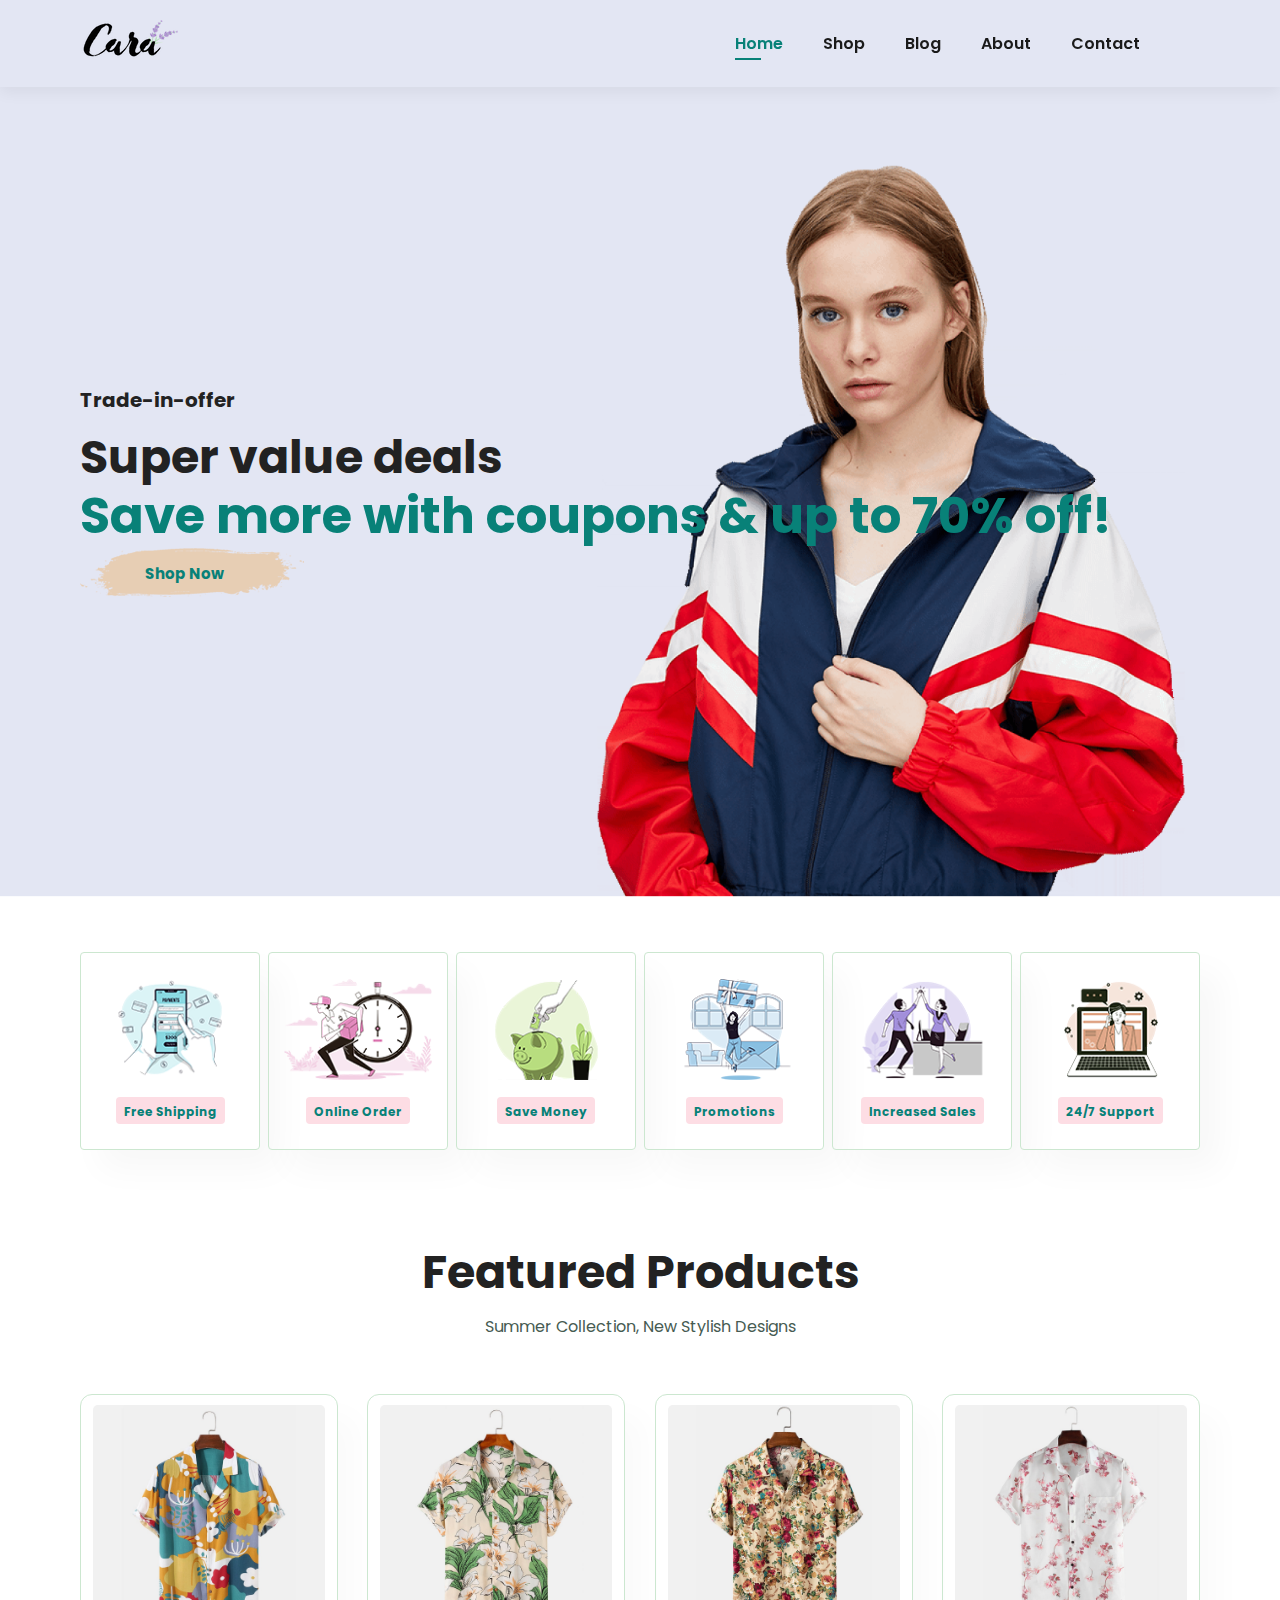
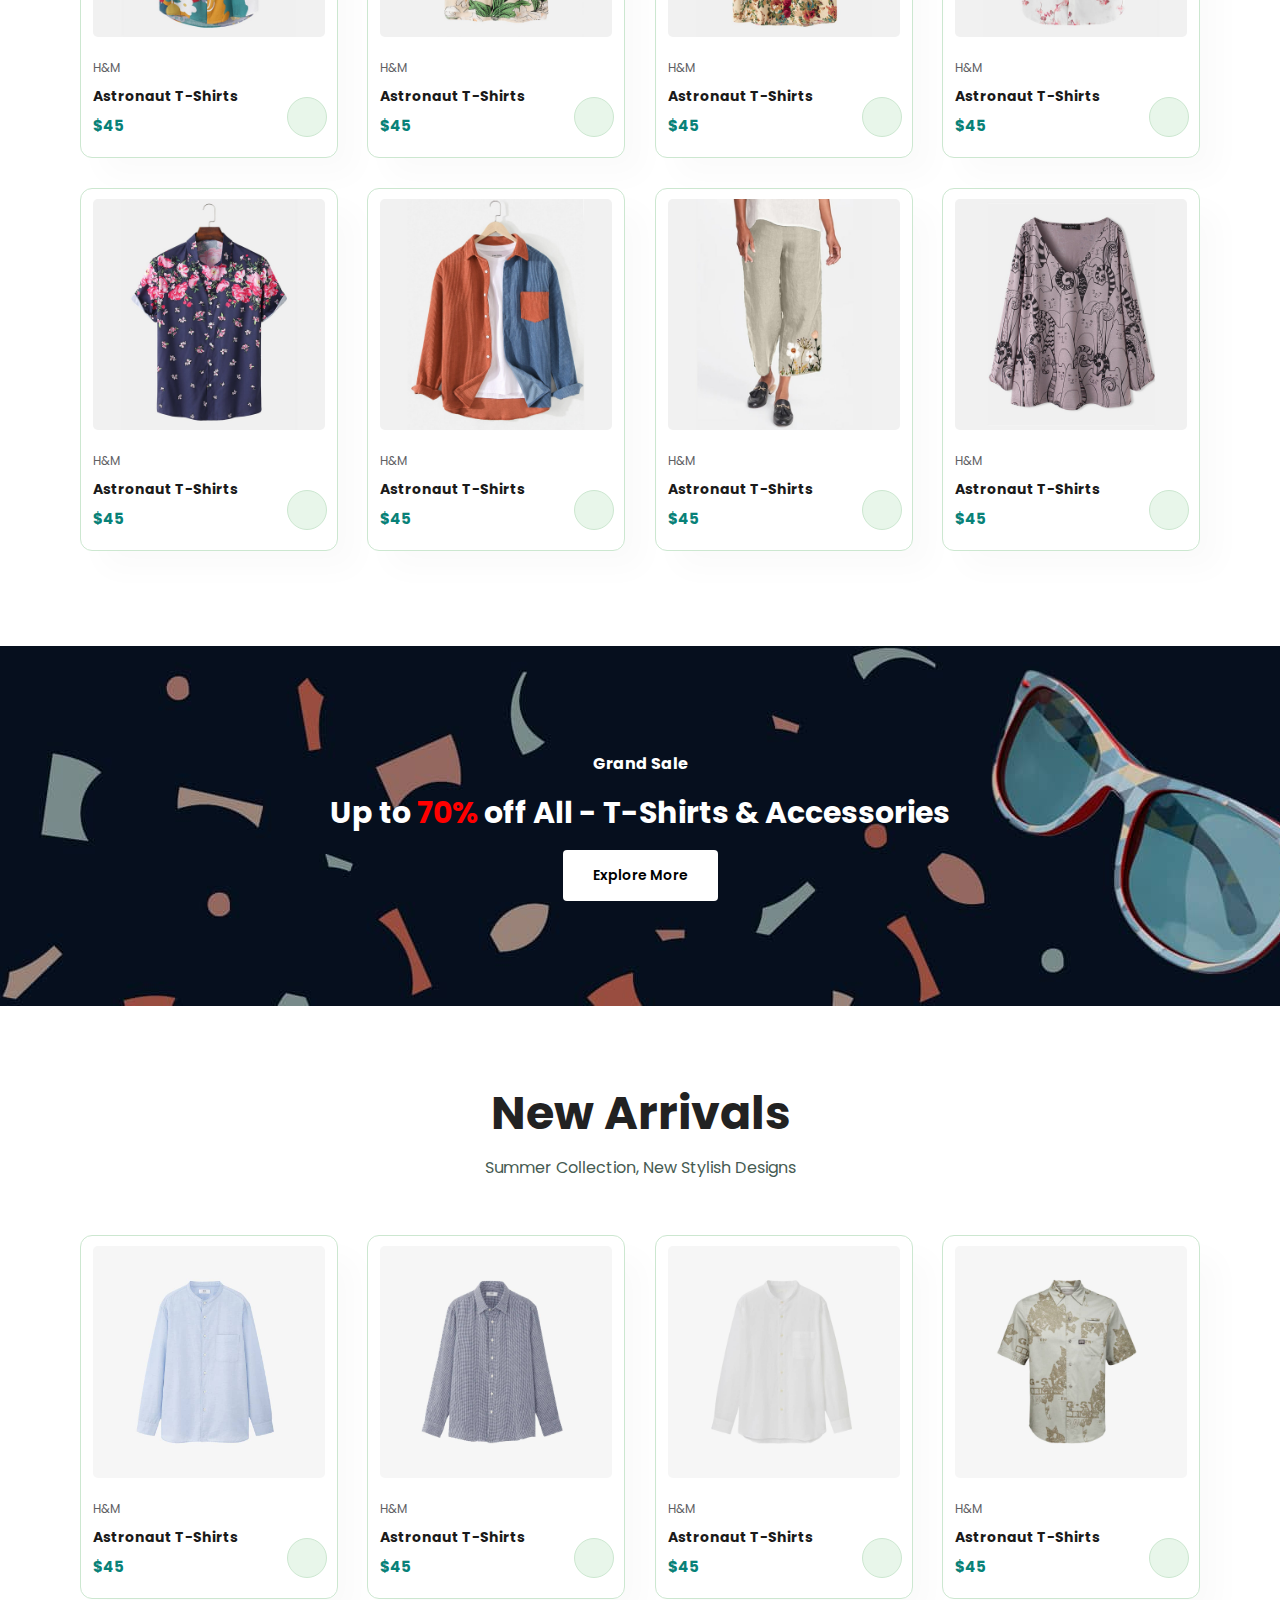
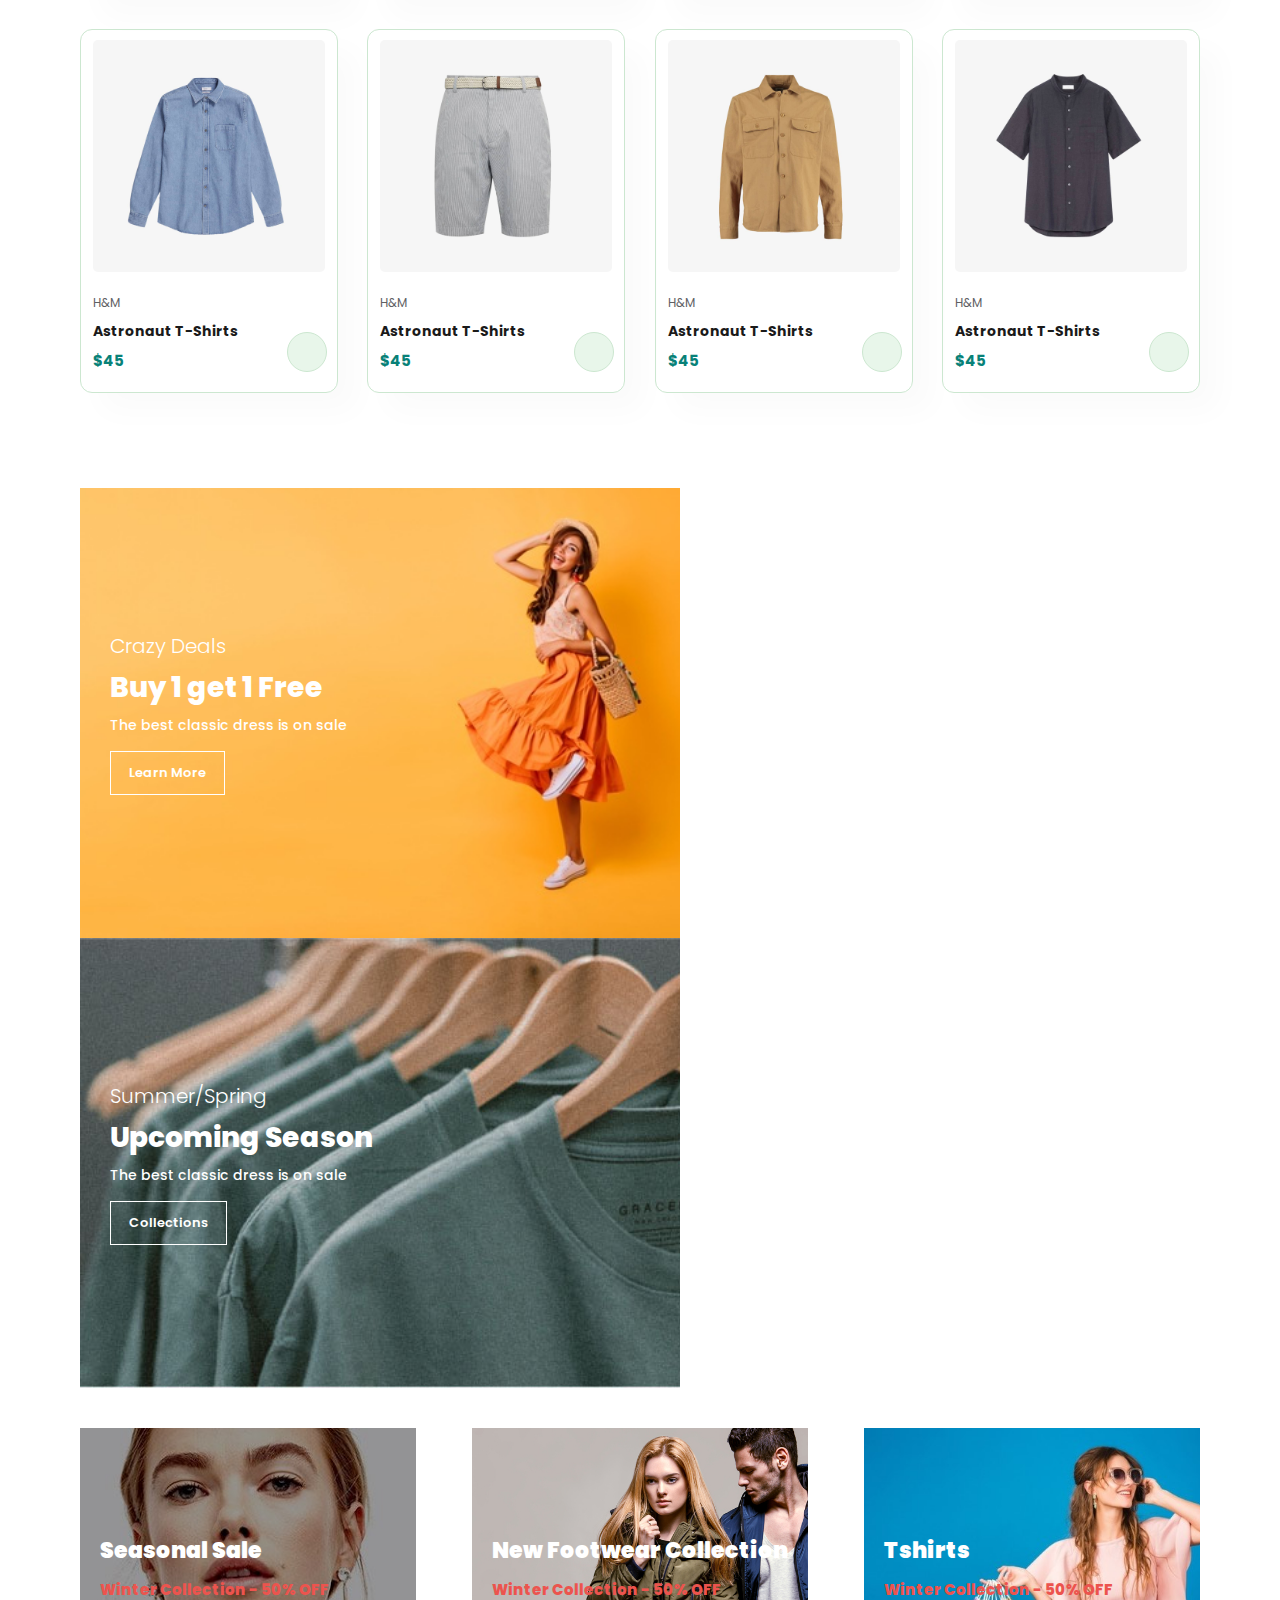
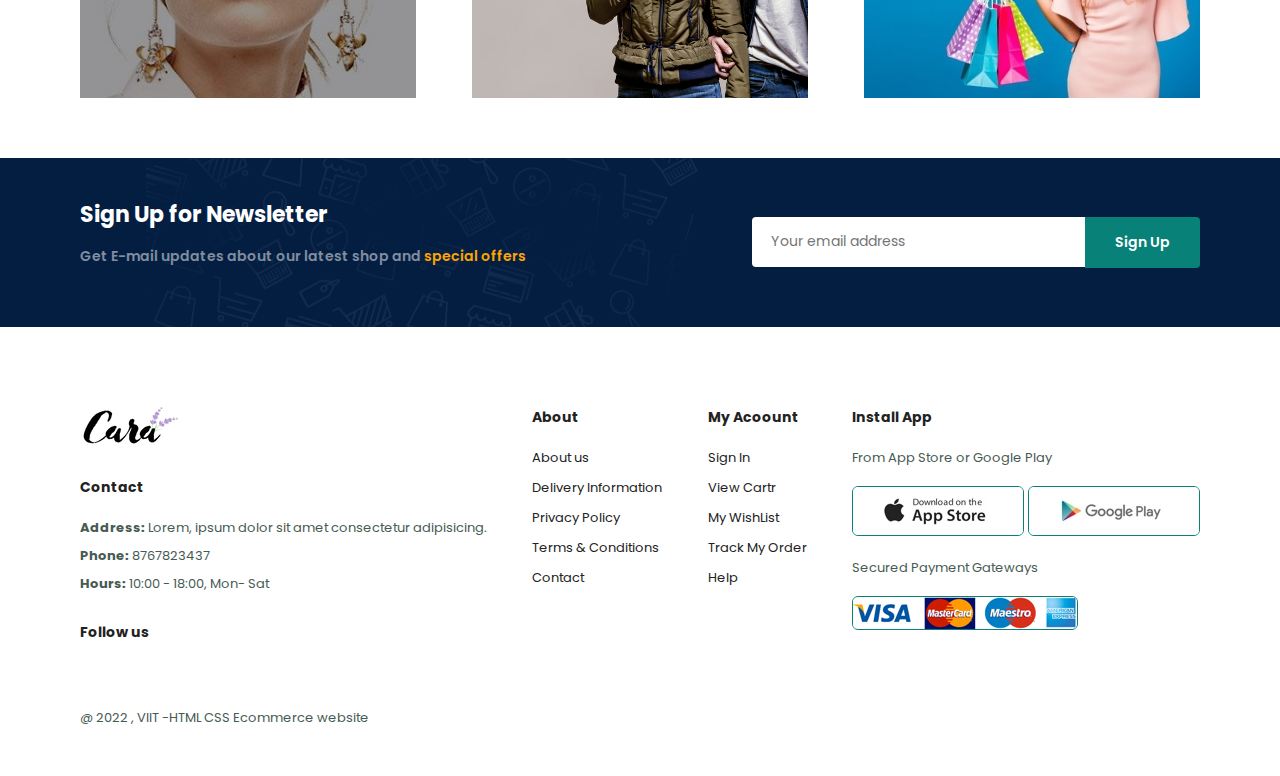
<file: index.html>
<!DOCTYPE html>
<html lang="en">
<head>
    <meta charset="UTF-8">
    <meta http-equiv="X-UA-Compatible" content="IE=edge">
    <meta name="viewport" content="width=device-width, initial-scale=1.0">

    <link rel="stylesheet" href="style.css">
    <title>Document</title>
    <link href="https://pro.fontawesome.com/releases/v5.10.0/css/all.css" rel="stylesheet">
    <link rel="stylesheet" href="https://unicons.iconscout.com/release/v4.0.0/css/line.css">
    <link rel="stylesheet" href="https://unicons.iconscout.com/release/v4.0.0/css/solid.css">
</head>
<body>
    
    <section id="header">
        <a href="#"><img src="img/logo.png" class="logo" alt=""></a>

        <div>
            <ul id="navbar">
                <li><a class="active" href="index.html">Home</a></li>
                <li><a href="shop.html">Shop</a></li>
                <li><a href="blog.html">Blog</a></li>
                <li><a href="about.html">About</a></li>
                <li><a href="contact.html">Contact</a></li>
                <li><a href="cart.html"><i class="uil uil-shopping-bag"></i></i></a></li>
            </ul>
        </div>
    </section>

    <section id="hero">
        <h4>Trade-in-offer</h4>
        <h2>Super value deals</h2>
        <h1>Save more with coupons & up to 70% off! </h1>
        <button>Shop Now</button>
    </section>

    <section id="feature" class="section-p1">
        <div class="fe-box">
            <img src="img/features/f1.png" alt="">
            <h6>Free Shipping</h6>
        </div>
        <div class="fe-box">
            <img src="img/features/f2.png" alt="">
            <h6>Online Order</h6>
        </div>
        <div class="fe-box">
            <img src="img/features/f3.png" alt="">
            <h6>Save Money</h6>
        </div>
        <div class="fe-box">
            <img src="img/features/f4.png" alt="">
            <h6>Promotions</h6>
        </div>
        <div class="fe-box">
            <img src="img/features/f5.png" alt="">
            <h6>Increased Sales</h6>
        </div>
        <div class="fe-box">
            <img src="img/features/f6.png" alt="">
            <h6>24/7 Support</h6>
        </div>
    </section>

    <section id="product1" class="section-p1">
        <h2>Featured Products</h2>
        <p>Summer Collection, New Stylish Designs</p>
        <div class="pro-container">
            <div class="pro">
                <img src="img/products/f1.jpg" alt="">
                <div class="des">
                    <span>H&M</span>
                    <h5>Astronaut T-Shirts</h5>
                    <div class="star">
                        <i class="uis uis-star"></i>
                        <i class="uis uis-star"></i>
                        <i class="uis uis-star"></i>
                        <i class="uis uis-star"></i>
                        <i class="uis uis-star"></i>
                    </div>
                    <h4>$45</h4>
                </div>
                <a href="#"><i class="uil uil-shopping-cart cart"></i></a>
            </div>
            <div class="pro">
                <img src="img/products/f2.jpg" alt="">
                <div class="des">
                    <span>H&M</span>
                    <h5>Astronaut T-Shirts</h5>
                    <div class="star">
                        <i class="uis uis-star"></i>
                        <i class="uis uis-star"></i>
                        <i class="uis uis-star"></i>
                        <i class="uis uis-star"></i>
                        <i class="uis uis-star"></i>
                    </div>
                    <h4>$45</h4>
                </div>
                <a href="#"><i class="uil uil-shopping-cart cart"></i></a>
            </div>
            <div class="pro">
                <img src="img/products/f3.jpg" alt="">
                <div class="des">
                    <span>H&M</span>
                    <h5>Astronaut T-Shirts</h5>
                    <div class="star">
                        <i class="uis uis-star"></i>
                        <i class="uis uis-star"></i>
                        <i class="uis uis-star"></i>
                        <i class="uis uis-star"></i>
                        <i class="uis uis-star"></i>
                    </div>
                    <h4>$45</h4>
                </div>
                <a href="#"><i class="uil uil-shopping-cart cart"></i></a>
            </div>
            <div class="pro">
                <img src="img/products/f4.jpg" alt="">
                <div class="des">
                    <span>H&M</span>
                    <h5>Astronaut T-Shirts</h5>
                    <div class="star">
                        <i class="uis uis-star"></i>
                        <i class="uis uis-star"></i>
                        <i class="uis uis-star"></i>
                        <i class="uis uis-star"></i>
                        <i class="uis uis-star"></i>
                    </div>
                    <h4>$45</h4>
                </div>
                <a href="#"><i class="uil uil-shopping-cart cart"></i></a>
            </div>
            <div class="pro">
                <img src="img/products/f5.jpg" alt="">
                <div class="des">
                    <span>H&M</span>
                    <h5>Astronaut T-Shirts</h5>
                    <div class="star">
                        <i class="uis uis-star"></i>
                        <i class="uis uis-star"></i>
                        <i class="uis uis-star"></i>
                        <i class="uis uis-star"></i>
                        <i class="uis uis-star"></i>
                    </div>
                    <h4>$45</h4>
                </div>
                <a href="#"><i class="uil uil-shopping-cart cart"></i></a>
            </div>
            <div class="pro">
                <img src="img/products/f6.jpg" alt="">
                <div class="des">
                    <span>H&M</span>
                    <h5>Astronaut T-Shirts</h5>
                    <div class="star">
                        <i class="uis uis-star"></i>
                        <i class="uis uis-star"></i>
                        <i class="uis uis-star"></i>
                        <i class="uis uis-star"></i>
                        <i class="uis uis-star"></i>
                    </div>
                    <h4>$45</h4>
                </div>
                <a href="#"><i class="uil uil-shopping-cart cart"></i></a>
            </div>
            <div class="pro">
                <img src="img/products/f7.jpg" alt="">
                <div class="des">
                    <span>H&M</span>
                    <h5>Astronaut T-Shirts</h5>
                    <div class="star">
                        <i class="uis uis-star"></i>
                        <i class="uis uis-star"></i>
                        <i class="uis uis-star"></i>
                        <i class="uis uis-star"></i>
                        <i class="uis uis-star"></i>
                    </div>
                    <h4>$45</h4>
                </div>
                <a href="#"><i class="uil uil-shopping-cart cart"></i></a>
            </div>
            <div class="pro">
                <img src="img/products/f8.jpg" alt="">
                <div class="des">
                    <span>H&M</span>
                    <h5>Astronaut T-Shirts</h5>
                    <div class="star">
                        <i class="uis uis-star"></i>
                        <i class="uis uis-star"></i>
                        <i class="uis uis-star"></i>
                        <i class="uis uis-star"></i>
                        <i class="uis uis-star"></i>
                    </div>
                    <h4>$45</h4>
                </div>
                <a href="#"><i class="uil uil-shopping-cart cart"></i></a>
            </div>
        </div>
    </section>

    <section id="banner" class="section-m1">
        <h4>Grand Sale</h4>
        <h2>Up to <span>70%</span> off All - T-Shirts & Accessories</h2>
        <button class="normal">Explore More</button>
    </section>

    <section id="product1" class="section-p1">
        <h2>New Arrivals</h2>
        <p>Summer Collection, New Stylish Designs</p>
        <div class="pro-container">
            <div class="pro">
                <img src="img/products/n1.jpg" alt="">
                <div class="des">
                    <span>H&M</span>
                    <h5>Astronaut T-Shirts</h5>
                    <div class="star">
                        <i class="uis uis-star"></i>
                        <i class="uis uis-star"></i>
                        <i class="uis uis-star"></i>
                        <i class="uis uis-star"></i>
                        <i class="uis uis-star"></i>
                    </div>
                    <h4>$45</h4>
                </div>
                <a href="#"><i class="uil uil-shopping-cart cart"></i></a>
            </div>
            <div class="pro">
                <img src="img/products/n2.jpg" alt="">
                <div class="des">
                    <span>H&M</span>
                    <h5>Astronaut T-Shirts</h5>
                    <div class="star">
                        <i class="uis uis-star"></i>
                        <i class="uis uis-star"></i>
                        <i class="uis uis-star"></i>
                        <i class="uis uis-star"></i>
                        <i class="uis uis-star"></i>
                    </div>
                    <h4>$45</h4>
                </div>
                <a href="#"><i class="uil uil-shopping-cart cart"></i></a>
            </div>
            <div class="pro">
                <img src="img/products/n3.jpg" alt="">
                <div class="des">
                    <span>H&M</span>
                    <h5>Astronaut T-Shirts</h5>
                    <div class="star">
                        <i class="uis uis-star"></i>
                        <i class="uis uis-star"></i>
                        <i class="uis uis-star"></i>
                        <i class="uis uis-star"></i>
                        <i class="uis uis-star"></i>
                    </div>
                    <h4>$45</h4>
                </div>
                <a href="#"><i class="uil uil-shopping-cart cart"></i></a>
            </div>
            <div class="pro">
                <img src="img/products/n4.jpg" alt="">
                <div class="des">
                    <span>H&M</span>
                    <h5>Astronaut T-Shirts</h5>
                    <div class="star">
                        <i class="uis uis-star"></i>
                        <i class="uis uis-star"></i>
                        <i class="uis uis-star"></i>
                        <i class="uis uis-star"></i>
                        <i class="uis uis-star"></i>
                    </div>
                    <h4>$45</h4>
                </div>
                <a href="#"><i class="uil uil-shopping-cart cart"></i></a>
            </div>
            <div class="pro">
                <img src="img/products/n5.jpg" alt="">
                <div class="des">
                    <span>H&M</span>
                    <h5>Astronaut T-Shirts</h5>
                    <div class="star">
                        <i class="uis uis-star"></i>
                        <i class="uis uis-star"></i>
                        <i class="uis uis-star"></i>
                        <i class="uis uis-star"></i>
                        <i class="uis uis-star"></i>
                    </div>
                    <h4>$45</h4>
                </div>
                <a href="#"><i class="uil uil-shopping-cart cart"></i></a>
            </div>
            <div class="pro">
                <img src="img/products/n6.jpg" alt="">
                <div class="des">
                    <span>H&M</span>
                    <h5>Astronaut T-Shirts</h5>
                    <div class="star">
                        <i class="uis uis-star"></i>
                        <i class="uis uis-star"></i>
                        <i class="uis uis-star"></i>
                        <i class="uis uis-star"></i>
                        <i class="uis uis-star"></i>
                    </div>
                    <h4>$45</h4>
                </div>
                <a href="#"><i class="uil uil-shopping-cart cart"></i></a>
            </div>
            <div class="pro">
                <img src="img/products/n7.jpg" alt="">
                <div class="des">
                    <span>H&M</span>
                    <h5>Astronaut T-Shirts</h5>
                    <div class="star">
                        <i class="uis uis-star"></i>
                        <i class="uis uis-star"></i>
                        <i class="uis uis-star"></i>
                        <i class="uis uis-star"></i>
                        <i class="uis uis-star"></i>
                    </div>
                    <h4>$45</h4>
                </div>
                <a href="#"><i class="uil uil-shopping-cart cart"></i></a>
            </div>
            <div class="pro">
                <img src="img/products/n8.jpg" alt="">
                <div class="des">
                    <span>H&M</span>
                    <h5>Astronaut T-Shirts</h5>
                    <div class="star">
                        <i class="uis uis-star"></i>
                        <i class="uis uis-star"></i>
                        <i class="uis uis-star"></i>
                        <i class="uis uis-star"></i>
                        <i class="uis uis-star"></i>
                    </div>
                    <h4>$45</h4>
                </div>
                <a href="#"><i class="uil uil-shopping-cart cart"></i></a>
            </div>
        </div>
    </section>

    <section id="sm-banner" class="section-p1">
        <div class="banner-box">
            <h4>Crazy Deals</h4>
            <h2>Buy 1 get 1 Free</h2>
            <span>The best classic dress is on sale</span>
            <button class="white">Learn More</button>
        </div>
        <div class="banner-box banner-box2">
            <h4>Summer/Spring</h4>
            <h2>Upcoming Season</h2>
            <span>The best classic dress is on sale</span>
            <button class="white">Collections</button>
        </div>
    </section>

    <section id="banner3">
        <div class="banner-box">
            <h2>Seasonal Sale</h2>
            <h3>Winter Collection - 50% OFF</h3>
        </div>
        <div class="banner-box banner-box2">
            <h2>New Footwear Collection</h2>
            <h3>Winter Collection - 50% OFF</h3>
        </div>
        <div class="banner-box banner-box3">
            <h2>Tshirts</h2>
            <h3>Winter Collection - 50% OFF</h3>
        </div>
    </section>

    <section id="newsletter" class="section-p1 section-m1">
        <div class="newstext">
            <h4>Sign Up for Newsletter</h4>
            <p>Get E-mail updates about our latest shop and <span>special offers</span></p>
        </div>
        <div class="form">
            <input type="text" placeholder="Your email address">
            <button class="normal">Sign Up</button>
        </div>
    </section>

    
    <footer class="section-p1">
        <div class="col">
            <img class="logo" src="img/logo.png" alt="">
            <h4>Contact</h4>
            <p> <strong>Address:</strong> Lorem, ipsum dolor sit amet consectetur adipisicing.</p>
            <p><strong>Phone:</strong> 8767823437 </p>
            <p><strong>Hours:</strong> 10:00 - 18:00, Mon- Sat </p>
            
            <div class="follow">
                <h4>Follow us</h4>
                <div class="icon">
                
                    <i class="uil uil-facebook-f"></i>
                    <i class="uil uil-twitter"></i>
                    <i class="uil uil-instagram"></i>
                    <i class="uil uil-pintrest-p"></i>
                    <i class="uil uil-youtube"></i>
    
                </div>
            </div>

        </div>

        <div class="col">
            <h4>About</h4>
            <a href="#">About us</a>
            <a href="#">Delivery Information</a>
            <a href="#">Privacy Policy</a>
            <a href="#">Terms & Conditions</a>
            <a href="#">Contact</a>
        </div>
        <div class="col">
            <h4>My Acoount</h4>
            <a href="#">Sign In</a>
            <a href="#">View Cartr</a>
            <a href="#">My WishList</a>
            <a href="#">Track My Order</a>
            <a href="#">Help</a>
        </div>

        <div class="col install">
            <h4>Install App</h4>
            <p>From App Store or Google Play</p>
            <div class="row">
                <img src="img/pay/app.jpg" alt="">
                <img src="img/pay/play.jpg" alt="">

                <p>Secured Payment Gateways</p>
                <img src="img/pay/pay.png" alt="">
            </div>
        </div>

        <div class="copyright">
            <p>@ 2022 , VIIT -HTML CSS Ecommerce website</p>
        </div>
    </footer>
   
    <script src="script.js"></script>
</body>

</html>
</file>
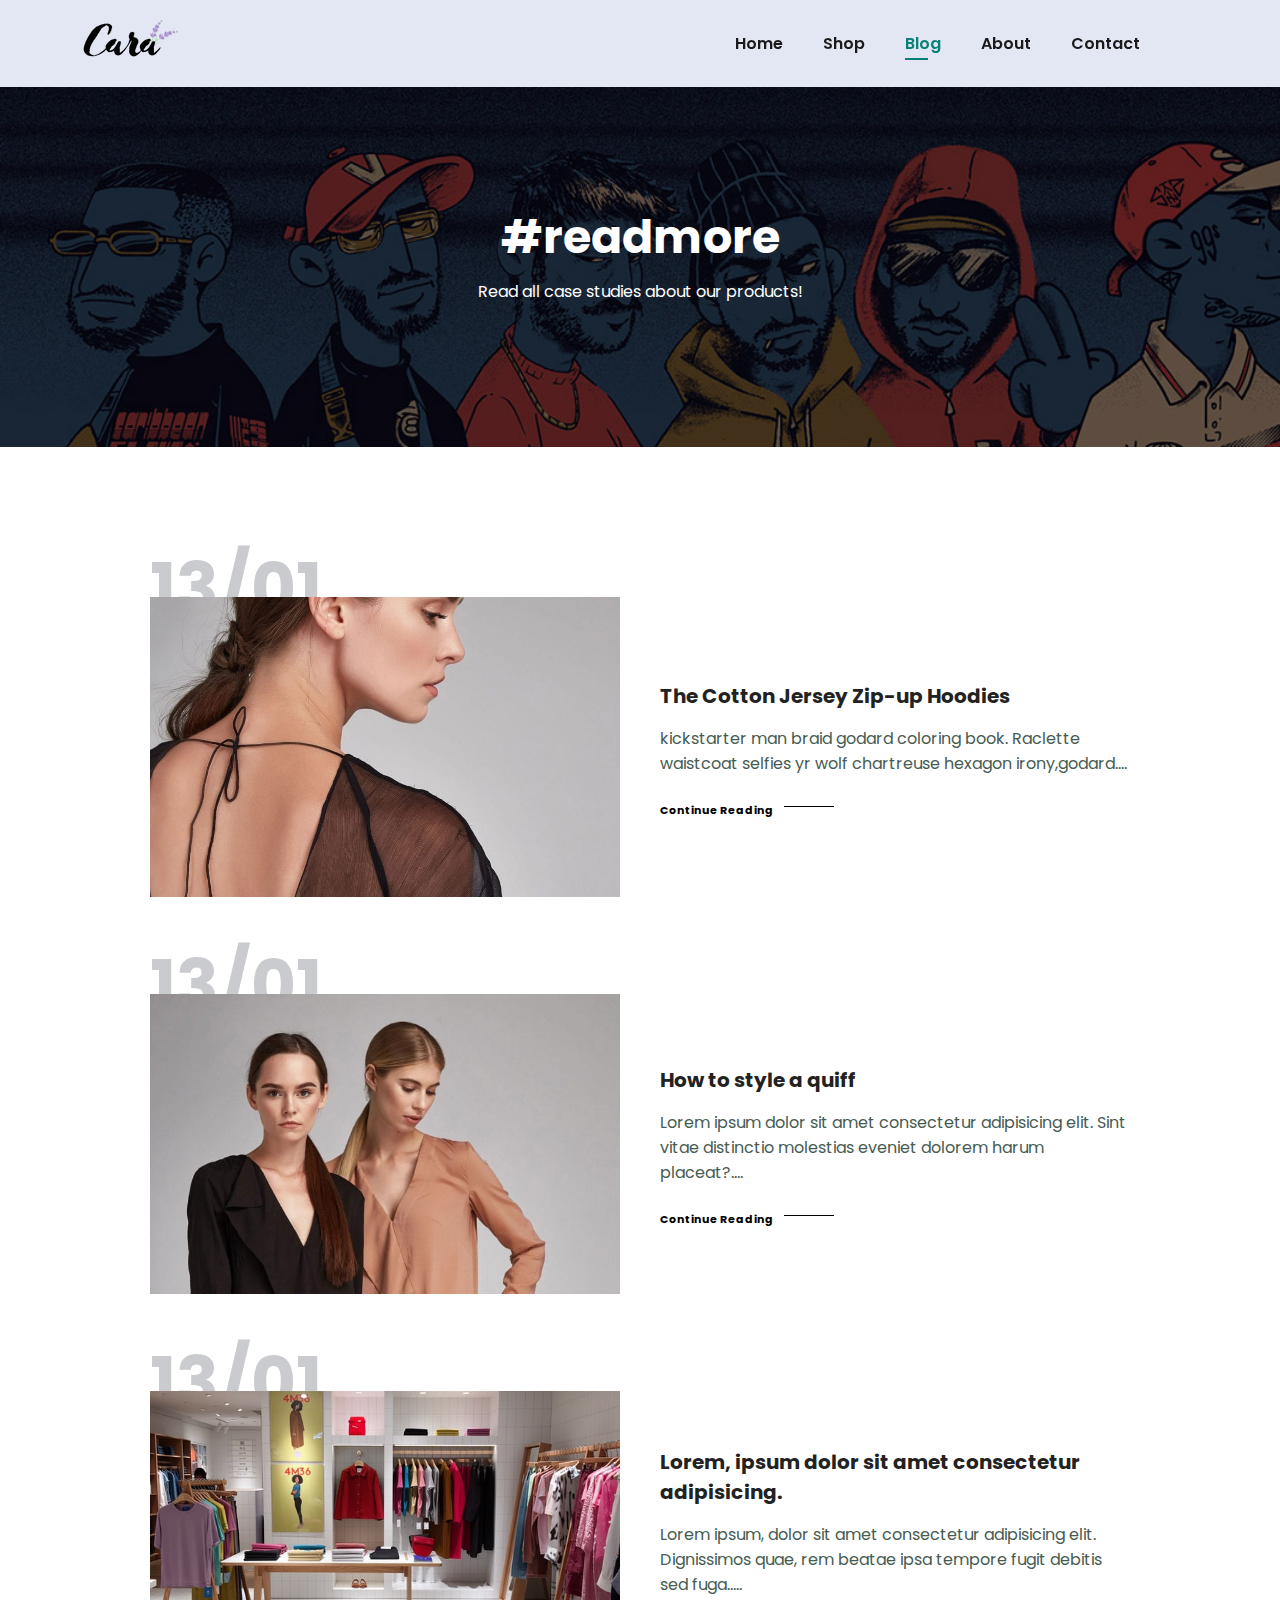
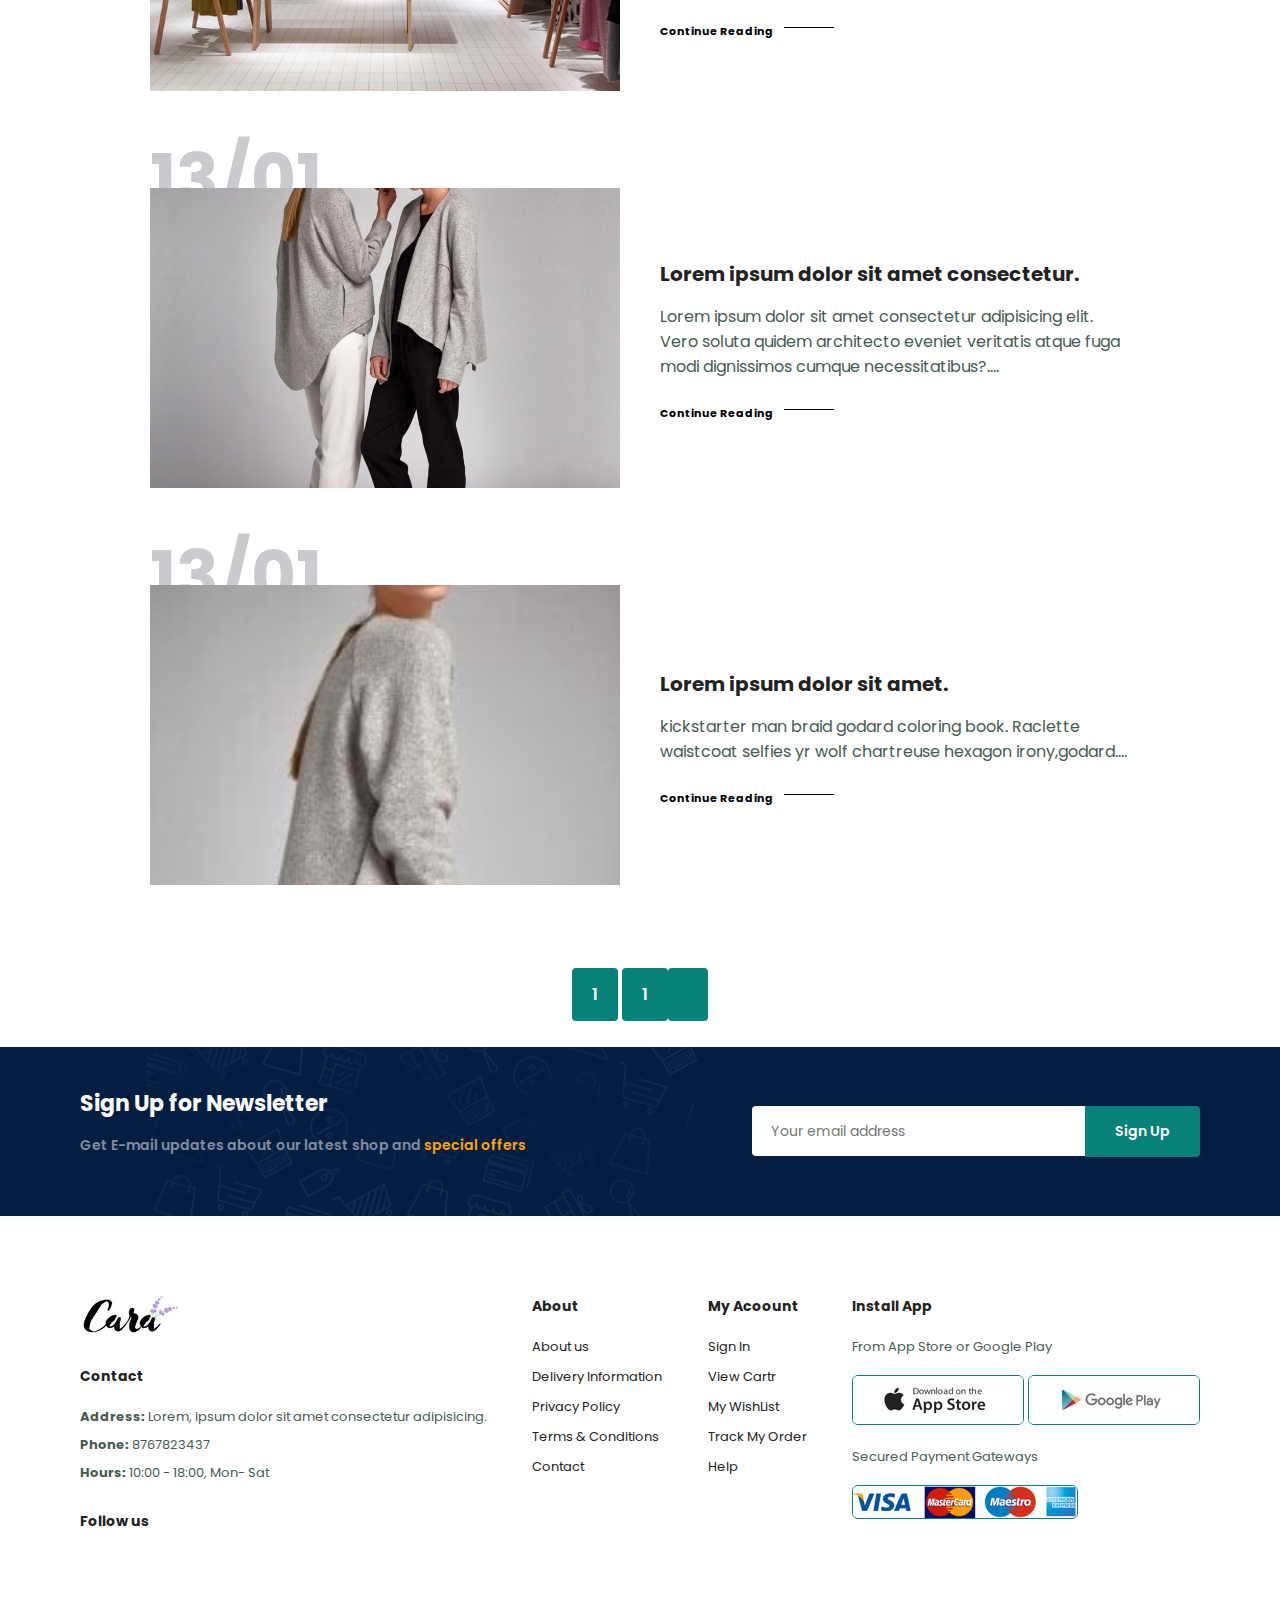
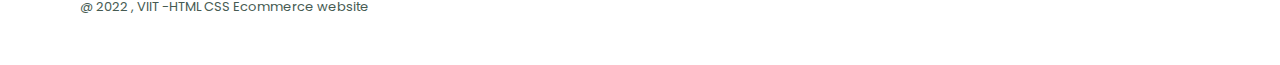
<file: blog.html>
<!DOCTYPE html>
<html lang="en">

<head>
    <meta charset="UTF-8">
    <meta http-equiv="X-UA-Compatible" content="IE=edge">
    <meta name="viewport" content="width=device-width, initial-scale=1.0">

    <link rel="stylesheet" href="style.css">
    <title>Document</title>
    <link rel="stylesheet" href="https://unicons.iconscout.com/release/v4.0.0/css/line.css">
    <link rel="stylesheet" href="https://unicons.iconscout.com/release/v4.0.0/css/solid.css">
</head>

<body>

    <section id="header">
        <a href="#"><img src="img/logo.png" class="logo" alt=""></a>

        <div>
            <ul id="navbar">
                <li><a  href="index.html">Home</a></li>
                <li><a  href="shop.html">Shop</a></li>
                <li><a class="active" href="blog.html">Blog</a></li>
                <li><a href="about.html">About</a></li>
                <li><a href="contact.html">Contact</a></li>
                <li><a href="cart.html"><i class="uil uil-shopping-bag"></i></i></a></li>
            </ul>
        </div>
    </section>

    <section id="page-header" class="blog-header">
    
        <h2>#readmore</h2>
        <p>Read all case studies about our products!</p>
       
    
    </section>

    <section id="blog">
        <div class="blog-box">
            <div class="blog-img">
                <img src="img/blog/b1.jpg" alt="">
            </div>
            <div class="blog-details">
                <h4>The Cotton Jersey Zip-up Hoodies</h4>
                <p>kickstarter man braid godard coloring book. Raclette waistcoat selfies yr wolf chartreuse hexagon irony,godard....</p>
            <a href="#"> Continue Reading</a>
            
        <h1>13/01</h1></div>
        </div>
        <div class="blog-box">
            <div class="blog-img">
                <img src="img/blog/b2.jpg" alt="">
            </div>
            <div class="blog-details">
                <h4>How to style a quiff</h4>
                <p>Lorem ipsum dolor sit amet consectetur adipisicing elit. Sint vitae distinctio molestias eveniet dolorem harum placeat?....</p>
            <a href="#"> Continue Reading</a>
            
        <h1>13/01</h1></div>
        </div>
        <div class="blog-box">
            <div class="blog-img">
                <img src="img/blog/b3.jpg" alt="">
            </div>
            <div class="blog-details">
                <h4>Lorem, ipsum dolor sit amet consectetur adipisicing.</h4>
                <p>Lorem ipsum, dolor sit amet consectetur adipisicing elit. Dignissimos quae, rem beatae ipsa tempore fugit debitis sed fuga.....</p>
            <a href="#"> Continue Reading</a>
            
        <h1>13/01</h1></div>
        </div>
        <div class="blog-box">
            <div class="blog-img">
                <img src="img/blog/b4.jpg" alt="">
            </div>
            <div class="blog-details">
                <h4>Lorem ipsum dolor sit amet consectetur.</h4>
                <p>Lorem ipsum dolor sit amet consectetur adipisicing elit. Vero soluta quidem architecto eveniet veritatis atque fuga modi dignissimos cumque necessitatibus?....</p>
            <a href="#"> Continue Reading</a>
            
        <h1>13/01</h1></div>
        </div>
        <div class="blog-box">
            <div class="blog-img">
                <img src="img/blog/b5.jpg" alt="">
            </div>
            <div class="blog-details">
                <h4>Lorem ipsum dolor sit amet.</h4>
                <p>kickstarter man braid godard coloring book. Raclette waistcoat selfies yr wolf chartreuse hexagon irony,godard....</p>
            <a href="#"> Continue Reading</a>
            
        <h1>13/01</h1></div>
        </div>
    </section>


    <section id="pagination" class="sectiom-p1">
        <a href="#">1</a>
        <a href="#">1</a>
        <a href="#"><i class="fal"></i></a>
    </section>

    <section id="newsletter" class="section-p1 section-m1">
        <div class="newstext">
            <h4>Sign Up for Newsletter</h4>
            <p>Get E-mail updates about our latest shop and <span>special offers</span></p>
        </div>
        <div class="form">
            <input type="text" placeholder="Your email address">
            <button class="normal">Sign Up</button>
        </div>
    </section>

    <footer class="section-p1">
        <div class="col">
            <img class="logo" src="img/logo.png" alt="">
            <h4>Contact</h4>
            <p> <strong>Address:</strong> Lorem, ipsum dolor sit amet consectetur adipisicing.</p>
            <p><strong>Phone:</strong> 8767823437 </p>
            <p><strong>Hours:</strong> 10:00 - 18:00, Mon- Sat </p>
            
            <div class="follow">
                <h4>Follow us</h4>
                <div class="icon">
                
                    <i class="uil uil-facebook-f"></i>
                    <i class="uil uil-twitter"></i>
                    <i class="uil uil-instagram"></i>
                    <i class="uil uil-pintrest-p"></i>
                    <i class="uil uil-youtube"></i>
    
                </div>
            </div>

        </div>

        <div class="col">
            <h4>About</h4>
            <a href="#">About us</a>
            <a href="#">Delivery Information</a>
            <a href="#">Privacy Policy</a>
            <a href="#">Terms & Conditions</a>
            <a href="#">Contact</a>
        </div>
        <div class="col">
            <h4>My Acoount</h4>
            <a href="#">Sign In</a>
            <a href="#">View Cartr</a>
            <a href="#">My WishList</a>
            <a href="#">Track My Order</a>
            <a href="#">Help</a>
        </div>

        <div class="col install">
            <h4>Install App</h4>
            <p>From App Store or Google Play</p>
            <div class="row">
                <img src="img/pay/app.jpg" alt="">
                <img src="img/pay/play.jpg" alt="">

                <p>Secured Payment Gateways</p>
                <img src="img/pay/pay.png" alt="">
            </div>
        </div>

        <div class="copyright">
            <p>@ 2022 , VIIT -HTML CSS Ecommerce website</p>
        </div>
    </footer>

</body>
<script src="script.js"></script>

</html>
</file>
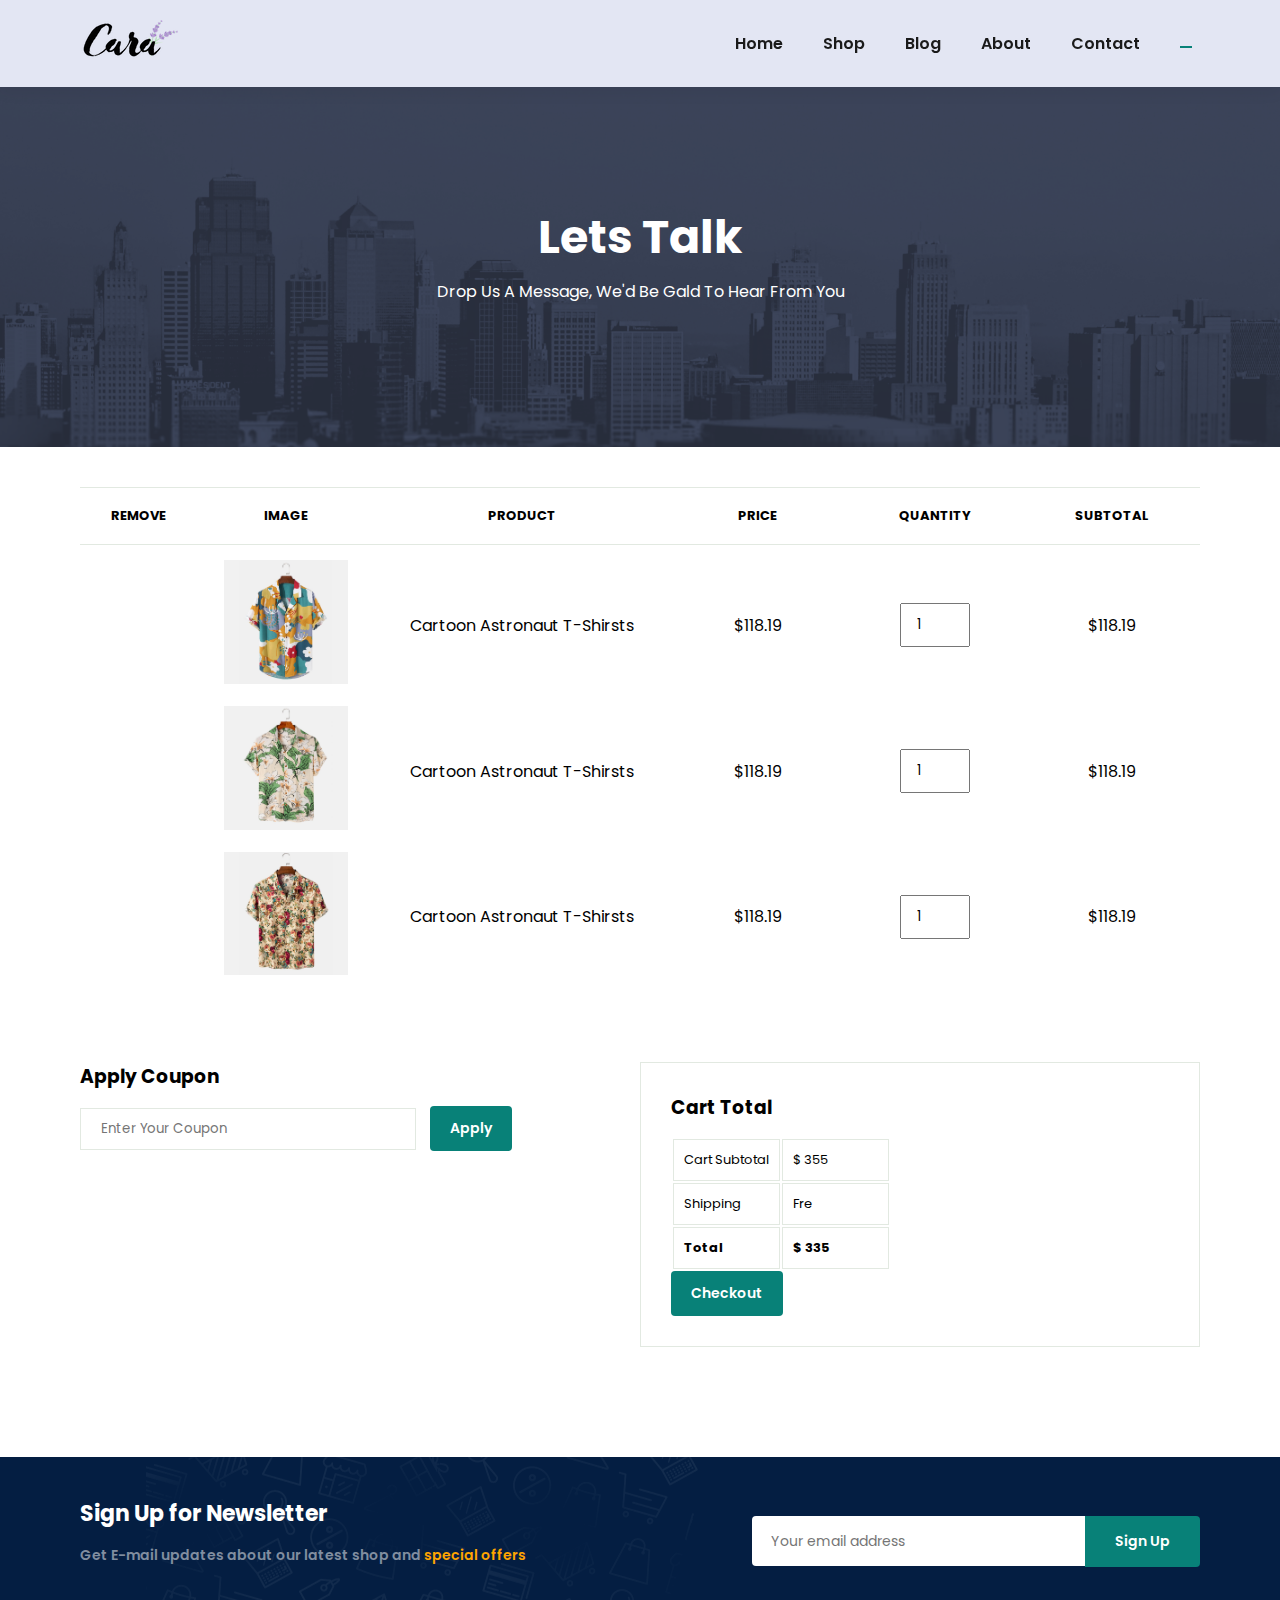
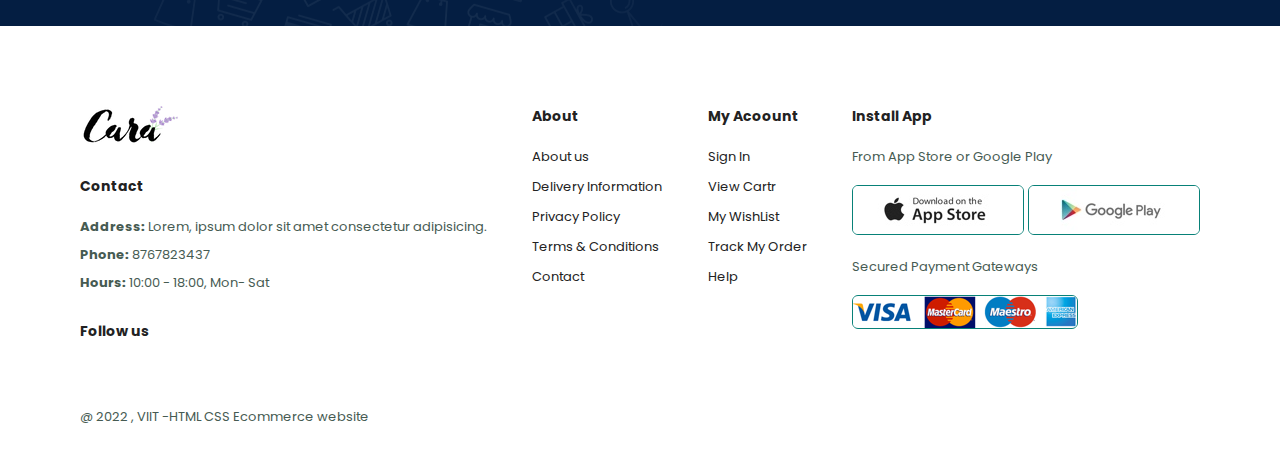
<file: cart.html>
<!DOCTYPE html>
<html lang="en">
<head>
    <meta charset="UTF-8">
    <meta http-equiv="X-UA-Compatible" content="IE=edge">
    <meta name="viewport" content="width=device-width, initial-scale=1.0">

    <link rel="stylesheet" href="style.css">
    <title>Document</title>
    <link rel="stylesheet" href="https://unicons.iconscout.com/release/v4.0.0/css/line.css">
    <link rel="stylesheet" href="https://unicons.iconscout.com/release/v4.0.0/css/solid.css">

</head>
<body>

    <section id="header">
        <a href="#"><img src="img/logo.png" class="logo" alt=""></a>

        <div>
            <ul id="navbar">
                <li><a href="index.html">Home</a></li>
                <li><a href="shop.html">Shop</a></li>
                <li><a href="blog.html">Blog</a></li>
                <li><a href="about.html">About</a></li>
                <li><a href="contact.html">Contact</a></li>
                <li><a class="active" href="cart.html"><i class="uil uil-shopping-bag"></i></i></a></li>
            </ul>
        </div>
    </section>

    <section id="page-header" class="about-header">
        <h2>Lets Talk</h2>

        <p>Drop Us A Message, We'd Be Gald To Hear From You</p>

    </section>

    <section id="cart" class="section-p1">
        <table width="100%">
            <thead>
                <tr>
                    <td>Remove</td>
                    <td>Image</td>
                    <td>Product</td>
                    <td>Price</td>
                    <td>Quantity</td>
                    <td>Subtotal</td>
                </tr>
            </thead>
            <tbody>
                <tr>
                    <td><a href="#"><i class="uil uil-x"></i></a></td>
                    <td><img src="img/products/f1.jpg" alt=""></td>
                    <td>Cartoon Astronaut T-Shirsts</td>
                    <td>$118.19</td>
                    <td><input type="number" value="1"></td>
                    <td>$118.19</td>
                </tr>
                <tr>
                    <td><a href="#"><i class="uil uil-x"></i></a></td>
                    <td><img src="img/products/f2.jpg" alt=""></td>
                    <td>Cartoon Astronaut T-Shirsts</td>
                    <td>$118.19</td>
                    <td><input type="number" value="1"></td>
                    <td>$118.19</td>
                </tr>
                <tr>
                    <td><a href="#"><i class="uil uil-x"></i></a></td>
                    <td><img src="img/products/f3.jpg" alt=""></td>
                    <td>Cartoon Astronaut T-Shirsts</td>
                    <td>$118.19</td>
                    <td><input type="number" value="1"></td>
                    <td>$118.19</td>
                </tr>
            </tbody>
        </table>
    </section>
    <section id="cart-add" class="section-p1">
        <div id="coupon">
            <h3>Apply Coupon</h3>
            <div>
                <input type="text" placeholder="Enter Your Coupon">
                <button class="normal">Apply</button>
            </div>
        </div>

        <div id="subtotal">
            <h3>Cart Total</h3>
            <table>
                <tr>
                    <td>Cart Subtotal</td>
                    <td>$ 355</td>
                </tr>
                <tr>
                    <td>Shipping</td>
                    <td>Fre</td>
                </tr>
                <tr>
                    <td><strong>Total</strong></td>
                    <td><strong>$ 335</strong></td>
                </tr>
            </table>
            <button class="normal">Checkout</button>
        </div>
    </section>
    <section id="newsletter" class="section-p1 section-m1">
        <div class="newstext">
            <h4>Sign Up for Newsletter</h4>
            <p>Get E-mail updates about our latest shop and <span>special offers</span></p>
        </div>
        <div class="form">
            <input type="text" placeholder="Your email address">
            <button class="normal">Sign Up</button>
        </div>
    </section>

    <footer class="section-p1">
        <div class="col">
            <img class="logo" src="img/logo.png" alt="">
            <h4>Contact</h4>
            <p> <strong>Address:</strong> Lorem, ipsum dolor sit amet consectetur adipisicing.</p>
            <p><strong>Phone:</strong> 8767823437 </p>
            <p><strong>Hours:</strong> 10:00 - 18:00, Mon- Sat </p>
            
            <div class="follow">
                <h4>Follow us</h4>
                <div class="icon">
                
                    <i class="uil uil-facebook-f"></i>
                    <i class="uil uil-twitter"></i>
                    <i class="uil uil-instagram"></i>
                    <i class="uil uil-pintrest-p"></i>
                    <i class="uil uil-youtube"></i>
    
                </div>
            </div>

        </div>

        <div class="col">
            <h4>About</h4>
            <a href="#">About us</a>
            <a href="#">Delivery Information</a>
            <a href="#">Privacy Policy</a>
            <a href="#">Terms & Conditions</a>
            <a href="#">Contact</a>
        </div>
        <div class="col">
            <h4>My Acoount</h4>
            <a href="#">Sign In</a>
            <a href="#">View Cartr</a>
            <a href="#">My WishList</a>
            <a href="#">Track My Order</a>
            <a href="#">Help</a>
        </div>

        <div class="col install">
            <h4>Install App</h4>
            <p>From App Store or Google Play</p>
            <div class="row">
                <img src="img/pay/app.jpg" alt="">
                <img src="img/pay/play.jpg" alt="">

                <p>Secured Payment Gateways</p>
                <img src="img/pay/pay.png" alt="">
            </div>
        </div>

        <div class="copyright">
            <p>@ 2022 , VIIT -HTML CSS Ecommerce website</p>
        </div>
    </footer>
    <script src="script.js"></script>

</body>
</html>
</file>
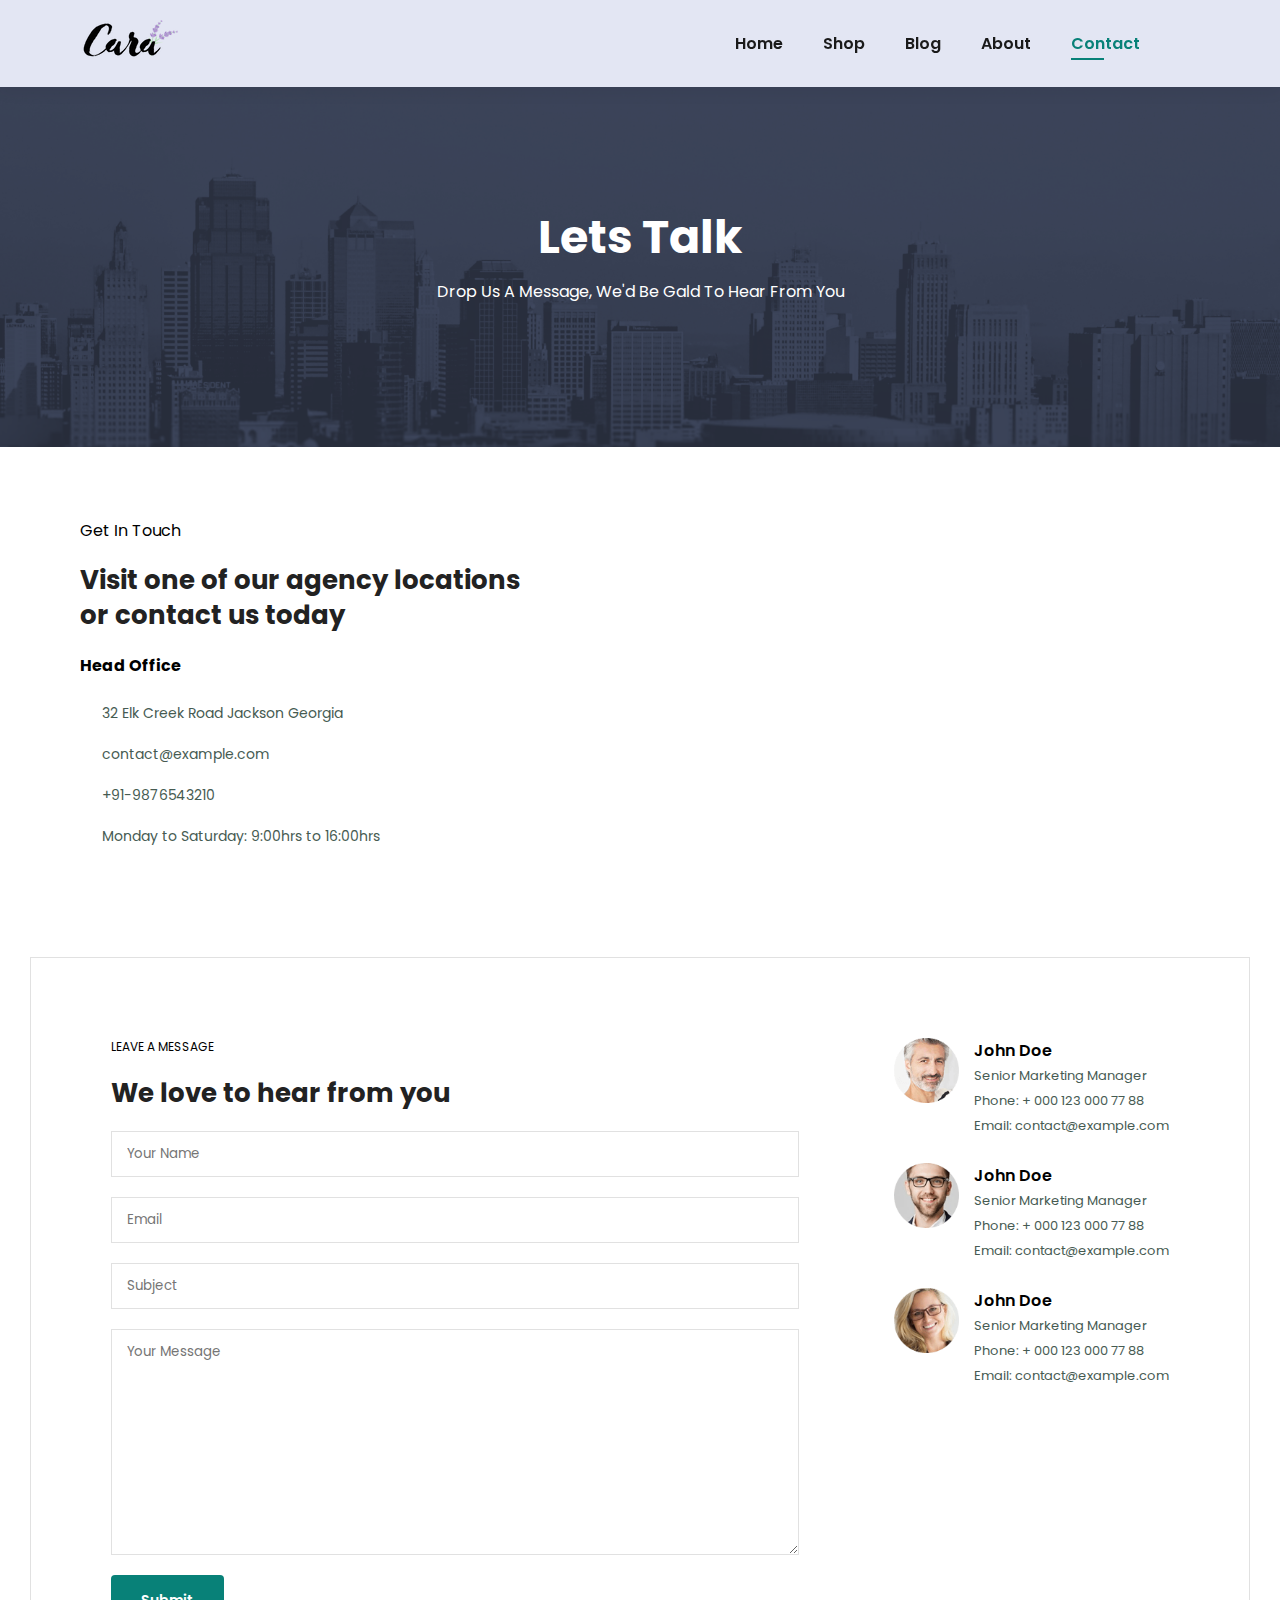
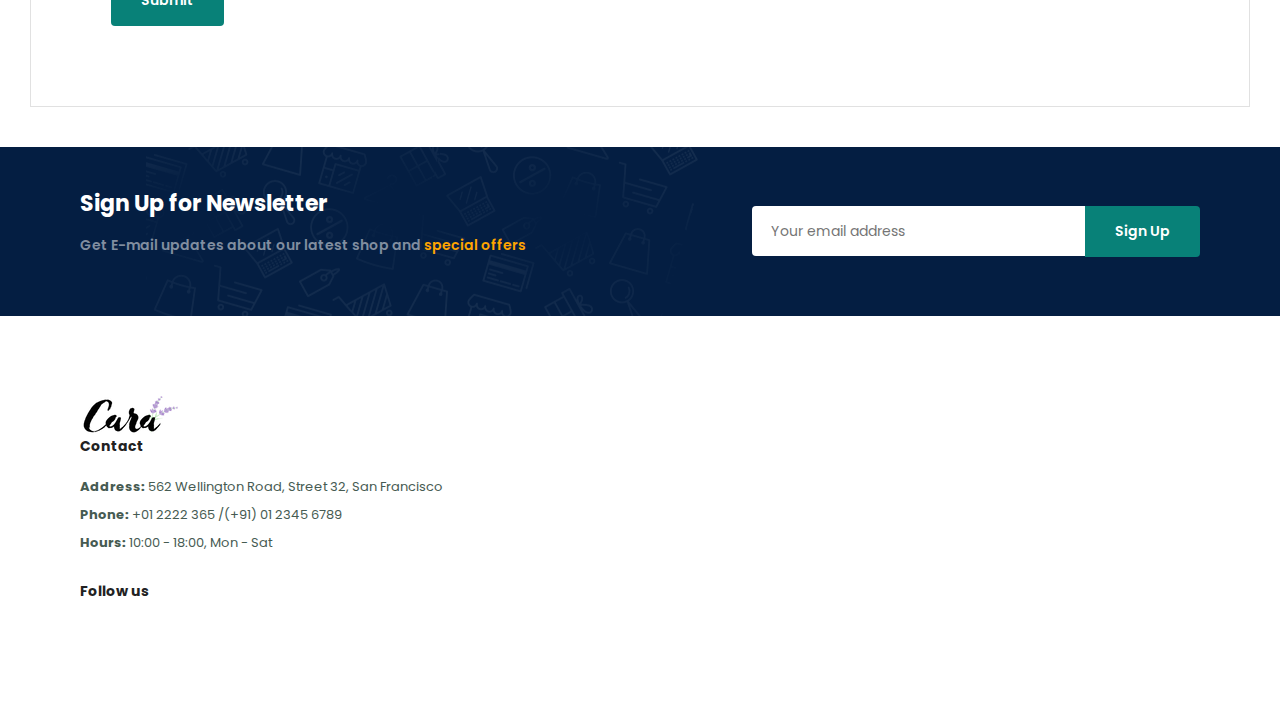
<file: contact.html>
<!DOCTYPE html>
<html lang="en">
<head>
    <meta charset="UTF-8">
    <meta http-equiv="X-UA-Compatible" content="IE=edge">
    <meta name="viewport" content="width=device-width, initial-scale=1.0">

    <link rel="stylesheet" href="style.css">
    <title>Document</title>
    <link rel="stylesheet" href="https://unicons.iconscout.com/release/v4.0.0/css/line.css">
    <link rel="stylesheet" href="https://unicons.iconscout.com/release/v4.0.0/css/solid.css">

</head>
<body>

    <section id="header">
        <a href="#"><img src="img/logo.png" class="logo" alt=""></a>

        <div>
            <ul id="navbar">
                <li><a href="index.html">Home</a></li>
                <li><a href="shop.html">Shop</a></li>
                <li><a href="blog.html">Blog</a></li>
                <li><a href="about.html">About</a></li>
                <li><a class="active" href="contact.html">Contact</a></li>
                <li><a href="cart.html"><i class="uil uil-shopping-bag"></i></i></a></li>
            </ul>
        </div>
    </section>

    <section id="page-header" class="about-header">
        <h2>Lets Talk</h2>

        <p>Drop Us A Message, We'd Be Gald To Hear From You</p>

    </section>

    <section id="contact-details" class="section-p1">
        <div class="details">
            <span>Get In Touch</span>
            <h2>Visit one of our agency locations or contact us today</h2>
            <h3>Head Office</h3>
            <div>
                <li>
                    <i class="uil uil-map"></i>
                    <p>32 Elk Creek Road Jackson Georgia</p>
                </li>
                <li>
                    <i class="uil uil-envelope"></i>
                    <p>contact@example.com</p>
                </li>
                <li>
                    <i class="uil uil-phone"></i>
                    <p>+91-9876543210</p>
                </li>
                <li>
                    <i class="uil uil-clock"></i>
                    <p>Monday to Saturday: 9:00hrs to 16:00hrs</p>
                </li>
            </div>
        </div>
        <div class="map">
            <iframe src="https://www.google.com/maps/embed?pb=!1m18!1m12!1m3!1d5942.047507367658!2d-83.98036959827766!3d33.29628559058899!2m3!1f0!2f0!3f0!3m2!1i1024!2i768!4f13.1!3m3!1m2!1s0x88f441d4e6fe59f1%3A0x808b26a72cf34e77!2sSycamore%20Contractors%20Inc!5e0!3m2!1sen!2sin!4v1670083553280!5m2!1sen!2sin" width="600" height="450" style="border:0;" allowfullscreen="" loading="lazy" referrerpolicy="no-referrer-when-downgrade"></iframe>
        </div>
    </section>

    <section id="form-details">
        <form action="">
            <span>LEAVE A MESSAGE</span>
            <h2>We love to hear from you</h2>
            <input type="text" placeholder="Your Name">
            <input type="text" placeholder="Email">
            <input type="text" placeholder="Subject">
            <textarea name="" id="" cols="30" rows="10" placeholder="Your Message"></textarea>
            <button class="normal">Submit</button>
        </form>

        <div class="people">
            <div>
                <img src="img/people/1.png" alt="">
                <p><span>John Doe</span>Senior Marketing Manager <br> Phone: + 000 123 000 77 88 <br> Email: contact@example.com</p>
            </div>
            <div>
                <img src="img/people/2.png" alt="">
                <p><span>John Doe</span>Senior Marketing Manager <br> Phone: + 000 123 000 77 88 <br> Email: contact@example.com</p>
            </div>
            <div>
                <img src="img/people/3.png" alt="">
                <p><span>John Doe</span>Senior Marketing Manager <br> Phone: + 000 123 000 77 88 <br> Email: contact@example.com</p>
            </div>
        </div>
    </section>

    <section id="newsletter" class="section-p1 section-m1">
        <div class="newstext">
            <h4>Sign Up for Newsletter</h4>
            <p>Get E-mail updates about our latest shop and <span>special offers</span></p>
        </div>
        <div class="form">
            <input type="text" placeholder="Your email address">
            <button class="normal">Sign Up</button>
        </div>
    </section>

    <footer class="section-p1">
        <div class="col"> 
            <img src="img/logo.png" alt="">
        <h4>Contact</h4>
     <p> <strong> Address:</strong> 562 Wellington Road, Street 32, San Francisco</p>
     <p> <strong> Phone:</strong> +01 2222 365 /(+91) 01 2345 6789</p>
     <p> <strong> Hours:</strong> 10:00 - 18:00, Mon - Sat</p>
<div class="follow">
    <h4>Follow us</h4>
    <div class="icon"> 
        <i class="fab fa-facebook"></i>
        <i class="fab fa-twitter"></i>
        <i class="fab fa-instagram"></i>
        <i class="fab fa-pinterest-p"></i>
        <i class="fab fa-youtube"></i>

    </div>
</div>
        </div>
    </footer>

</body>
<script src="script.js"></script>
</html>
</file>
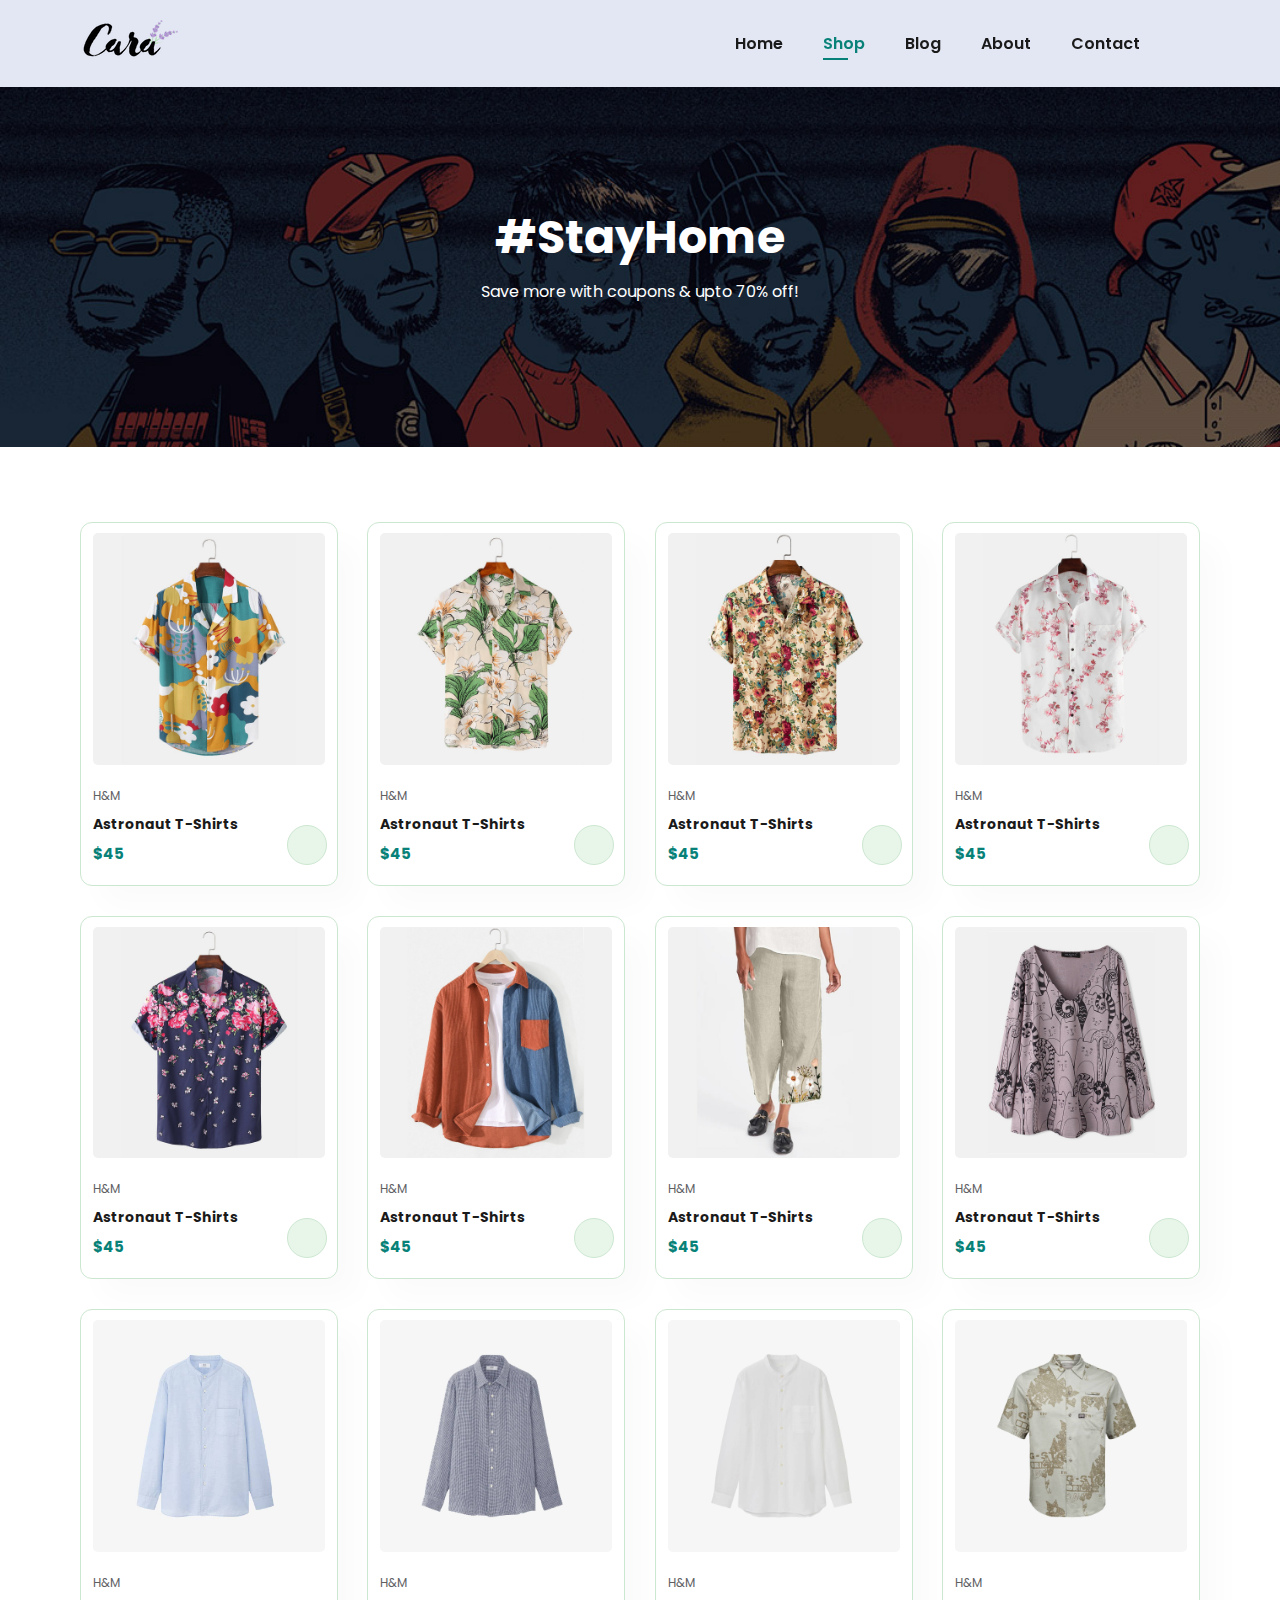
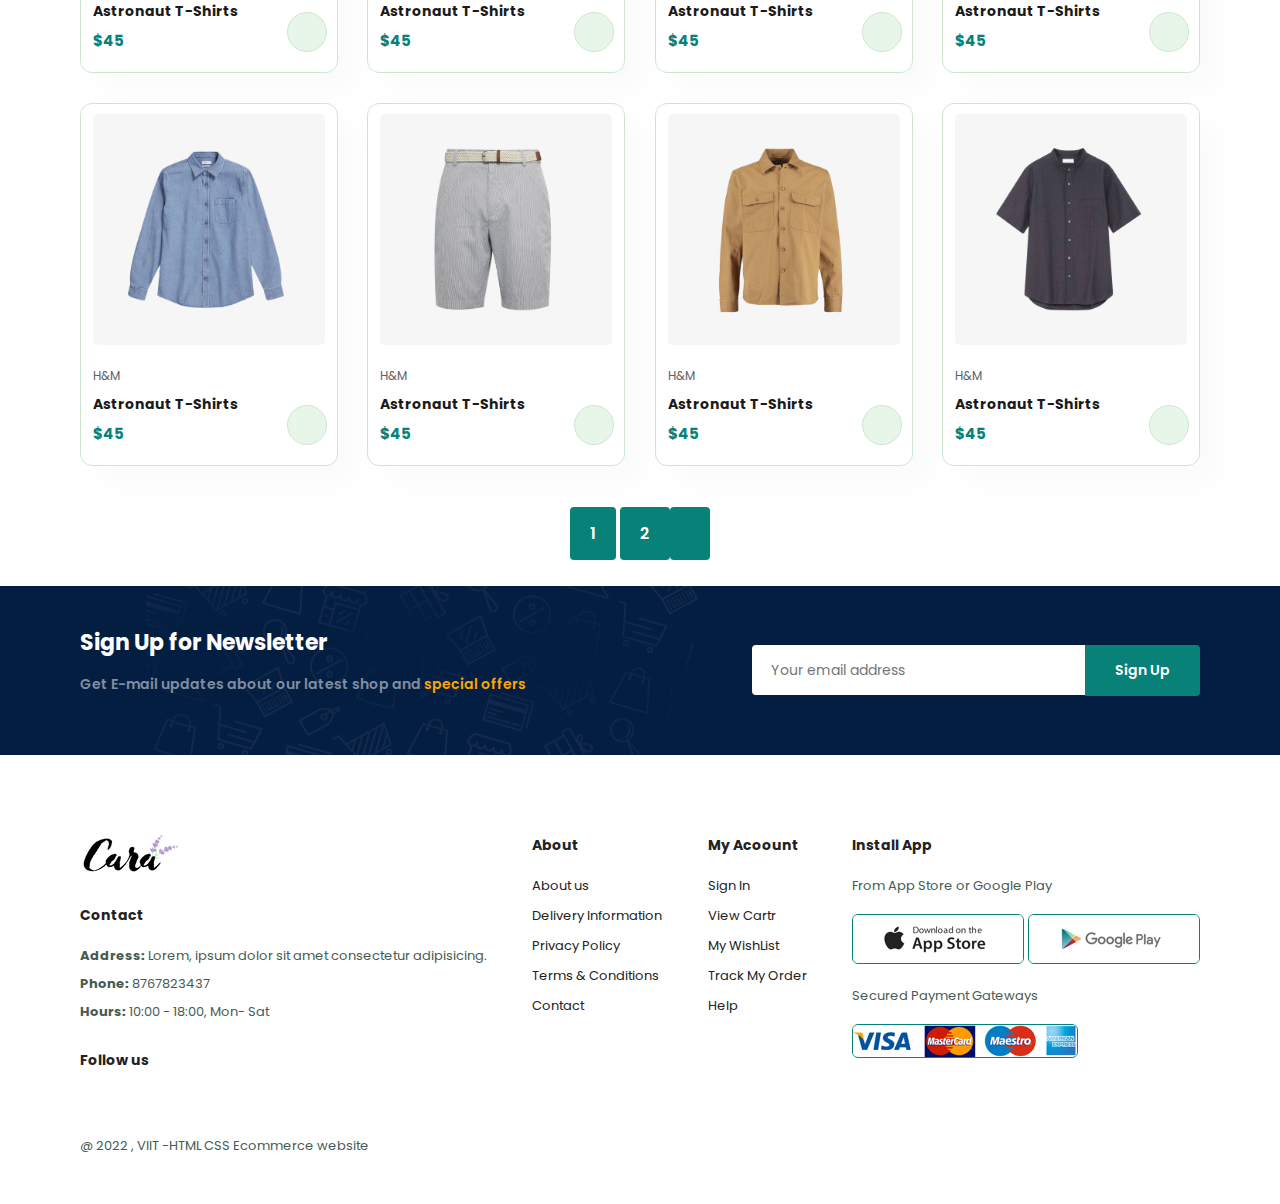
<file: shop.html>
<!DOCTYPE html>
<html lang="en">

<head>
    <meta charset="UTF-8">
    <meta http-equiv="X-UA-Compatible" content="IE=edge">
    <meta name="viewport" content="width=device-width, initial-scale=1.0">

    <link rel="stylesheet" href="style.css">
    <title>Document</title>
    <link rel="stylesheet" href="https://unicons.iconscout.com/release/v4.0.0/css/line.css">
    <link rel="stylesheet" href="https://unicons.iconscout.com/release/v4.0.0/css/solid.css">
</head>

<body>

    <section id="header">
        <a href="#"><img src="img/logo.png" class="logo" alt=""></a>

        <div>
            <ul id="navbar">
                <li><a  href="index.html">Home</a></li>
                <li><a class="active" href="shop.html">Shop</a></li>
                <li><a href="blog.html">Blog</a></li>
                <li><a href="about.html">About</a></li>
                <li><a href="contact.html">Contact</a></li>
                <li><a href="cart.html"><i class="uil uil-shopping-bag"></i></i></a></li>
            </ul>
        </div>
    </section>

    <section id="page-header">
    
        <h2>#StayHome</h2>
        <p>Save more with coupons & upto 70% off!</p>
       
    
    </section>


    <section id="product1" class="section-p1">
        <div class="pro-container">
            <div class="pro" onclick="window.location.href='sproduct.html';">
                <img src="img/products/f1.jpg" alt="">
                <div class="des">
                    <span>H&M</span>
                    <h5>Astronaut T-Shirts</h5>
                    <div class="star">
                        <i class="uis uis-star"></i>
                        <i class="uis uis-star"></i>
                        <i class="uis uis-star"></i>
                        <i class="uis uis-star"></i>
                        <i class="uis uis-star"></i>
                    </div>
                    <h4>$45</h4>
                </div>
                <a href="#"><i class="uil uil-shopping-cart cart"></i></a>
            </div>
            <div class="pro" onclick="window.location.href='sproduct.html';" >
                <img src="img/products/f2.jpg" alt="">
                <div class="des">
                    <span>H&M</span>
                    <h5>Astronaut T-Shirts</h5>
                    <div class="star">
                        <i class="uis uis-star"></i>
                        <i class="uis uis-star"></i>
                        <i class="uis uis-star"></i>
                        <i class="uis uis-star"></i>
                        <i class="uis uis-star"></i>
                    </div>
                    <h4>$45</h4>
                </div>
                <a href="#"><i class="uil uil-shopping-cart cart"></i></a>
            </div>
            <div class="pro">
                <img src="img/products/f3.jpg" alt="">
                <div class="des">
                    <span>H&M</span>
                    <h5>Astronaut T-Shirts</h5>
                    <div class="star">
                        <i class="uis uis-star"></i>
                        <i class="uis uis-star"></i>
                        <i class="uis uis-star"></i>
                        <i class="uis uis-star"></i>
                        <i class="uis uis-star"></i>
                    </div>
                    <h4>$45</h4>
                </div>
                <a href="#"><i class="uil uil-shopping-cart cart"></i></a>
            </div>
            <div class="pro">
                <img src="img/products/f4.jpg" alt="">
                <div class="des">
                    <span>H&M</span>
                    <h5>Astronaut T-Shirts</h5>
                    <div class="star">
                        <i class="uis uis-star"></i>
                        <i class="uis uis-star"></i>
                        <i class="uis uis-star"></i>
                        <i class="uis uis-star"></i>
                        <i class="uis uis-star"></i>
                    </div>
                    <h4>$45</h4>
                </div>
                <a href="#"><i class="uil uil-shopping-cart cart"></i></a>
            </div>
            <div class="pro">
                <img src="img/products/f5.jpg" alt="">
                <div class="des">
                    <span>H&M</span>
                    <h5>Astronaut T-Shirts</h5>
                    <div class="star">
                        <i class="uis uis-star"></i>
                        <i class="uis uis-star"></i>
                        <i class="uis uis-star"></i>
                        <i class="uis uis-star"></i>
                        <i class="uis uis-star"></i>
                    </div>
                    <h4>$45</h4>
                </div>
                <a href="#"><i class="uil uil-shopping-cart cart"></i></a>
            </div>
            <div class="pro">
                <img src="img/products/f6.jpg" alt="">
                <div class="des">
                    <span>H&M</span>
                    <h5>Astronaut T-Shirts</h5>
                    <div class="star">
                        <i class="uis uis-star"></i>
                        <i class="uis uis-star"></i>
                        <i class="uis uis-star"></i>
                        <i class="uis uis-star"></i>
                        <i class="uis uis-star"></i>
                    </div>
                    <h4>$45</h4>
                </div>
                <a href="#"><i class="uil uil-shopping-cart cart"></i></a>
            </div>
            <div class="pro">
                <img src="img/products/f7.jpg" alt="">
                <div class="des">
                    <span>H&M</span>
                    <h5>Astronaut T-Shirts</h5>
                    <div class="star">
                        <i class="uis uis-star"></i>
                        <i class="uis uis-star"></i>
                        <i class="uis uis-star"></i>
                        <i class="uis uis-star"></i>
                        <i class="uis uis-star"></i>
                    </div>
                    <h4>$45</h4>
                </div>
                <a href="#"><i class="uil uil-shopping-cart cart"></i></a>
            </div>
            <div class="pro">
                <img src="img/products/f8.jpg" alt="">
                <div class="des">
                    <span>H&M</span>
                    <h5>Astronaut T-Shirts</h5>
                    <div class="star">
                        <i class="uis uis-star"></i>
                        <i class="uis uis-star"></i>
                        <i class="uis uis-star"></i>
                        <i class="uis uis-star"></i>
                        <i class="uis uis-star"></i>
                    </div>
                    <h4>$45</h4>
                </div>
                <a href="#"><i class="uil uil-shopping-cart cart"></i></a>
            </div>

            <div class="pro">
                <img src="img/products/n1.jpg" alt="">
                <div class="des">
                    <span>H&M</span>
                    <h5>Astronaut T-Shirts</h5>
                    <div class="star">
                        <i class="uis uis-star"></i>
                        <i class="uis uis-star"></i>
                        <i class="uis uis-star"></i>
                        <i class="uis uis-star"></i>
                        <i class="uis uis-star"></i>
                    </div>
                    <h4>$45</h4>
                </div>
                <a href="#"><i class="uil uil-shopping-cart cart"></i></a>
            </div>
            <div class="pro">
                <img src="img/products/n2.jpg" alt="">
                <div class="des">
                    <span>H&M</span>
                    <h5>Astronaut T-Shirts</h5>
                    <div class="star">
                        <i class="uis uis-star"></i>
                        <i class="uis uis-star"></i>
                        <i class="uis uis-star"></i>
                        <i class="uis uis-star"></i>
                        <i class="uis uis-star"></i>
                    </div>
                    <h4>$45</h4>
                </div>
                <a href="#"><i class="uil uil-shopping-cart cart"></i></a>
            </div>
            <div class="pro">
                <img src="img/products/n3.jpg" alt="">
                <div class="des">
                    <span>H&M</span>
                    <h5>Astronaut T-Shirts</h5>
                    <div class="star">
                        <i class="uis uis-star"></i>
                        <i class="uis uis-star"></i>
                        <i class="uis uis-star"></i>
                        <i class="uis uis-star"></i>
                        <i class="uis uis-star"></i>
                    </div>
                    <h4>$45</h4>
                </div>
                <a href="#"><i class="uil uil-shopping-cart cart"></i></a>
            </div>
            <div class="pro">
                <img src="img/products/n4.jpg" alt="">
                <div class="des">
                    <span>H&M</span>
                    <h5>Astronaut T-Shirts</h5>
                    <div class="star">
                        <i class="uis uis-star"></i>
                        <i class="uis uis-star"></i>
                        <i class="uis uis-star"></i>
                        <i class="uis uis-star"></i>
                        <i class="uis uis-star"></i>
                    </div>
                    <h4>$45</h4>
                </div>
                <a href="#"><i class="uil uil-shopping-cart cart"></i></a>
            </div>
            <div class="pro">
                <img src="img/products/n5.jpg" alt="">
                <div class="des">
                    <span>H&M</span>
                    <h5>Astronaut T-Shirts</h5>
                    <div class="star">
                        <i class="uis uis-star"></i>
                        <i class="uis uis-star"></i>
                        <i class="uis uis-star"></i>
                        <i class="uis uis-star"></i>
                        <i class="uis uis-star"></i>
                    </div>
                    <h4>$45</h4>
                </div>
                <a href="#"><i class="uil uil-shopping-cart cart"></i></a>
            </div>
            <div class="pro">
                <img src="img/products/n6.jpg" alt="">
                <div class="des">
                    <span>H&M</span>
                    <h5>Astronaut T-Shirts</h5>
                    <div class="star">
                        <i class="uis uis-star"></i>
                        <i class="uis uis-star"></i>
                        <i class="uis uis-star"></i>
                        <i class="uis uis-star"></i>
                        <i class="uis uis-star"></i>
                    </div>
                    <h4>$45</h4>
                </div>
                <a href="#"><i class="uil uil-shopping-cart cart"></i></a>
            </div>
            <div class="pro">
                <img src="img/products/n7.jpg" alt="">
                <div class="des">
                    <span>H&M</span>
                    <h5>Astronaut T-Shirts</h5>
                    <div class="star">
                        <i class="uis uis-star"></i>
                        <i class="uis uis-star"></i>
                        <i class="uis uis-star"></i>
                        <i class="uis uis-star"></i>
                        <i class="uis uis-star"></i>
                    </div>
                    <h4>$45</h4>
                </div>
                <a href="#"><i class="uil uil-shopping-cart cart"></i></a>
            </div>
            <div class="pro">
                <img src="img/products/n8.jpg" alt="">
                <div class="des">
                    <span>H&M</span>
                    <h5>Astronaut T-Shirts</h5>
                    <div class="star">
                        <i class="uis uis-star"></i>
                        <i class="uis uis-star"></i>
                        <i class="uis uis-star"></i>
                        <i class="uis uis-star"></i>
                        <i class="uis uis-star"></i>
                    </div>
                    <h4>$45</h4>
                </div>
                <a href="#"><i class="uil uil-shopping-cart cart"></i></a>
            </div>
        </div>
    </section>

    <section id="pagination" class="sectiom-p1">
        <a href="#">1</a>
        <a href="#">2</a>
        <a href="#"><i class="uil uil-arrow-right"></i></a>
    </section>

    <section id="newsletter" class="section-p1 section-m1">
        <div class="newstext">
            <h4>Sign Up for Newsletter</h4>
            <p>Get E-mail updates about our latest shop and <span>special offers</span></p>
        </div>
        <div class="form">
            <input type="text" placeholder="Your email address">
            <button class="normal">Sign Up</button>
        </div>
    </section>

    <footer class="section-p1">
        <div class="col">
            <img class="logo" src="img/logo.png" alt="">
            <h4>Contact</h4>
            <p> <strong>Address:</strong> Lorem, ipsum dolor sit amet consectetur adipisicing.</p>
            <p><strong>Phone:</strong> 8767823437 </p>
            <p><strong>Hours:</strong> 10:00 - 18:00, Mon- Sat </p>
            
            <div class="follow">
                <h4>Follow us</h4>
                <div class="icon">
                
                    <i class="uil uil-facebook-f"></i>
                    <i class="uil uil-twitter"></i>
                    <i class="uil uil-instagram"></i>
                    <i class="uil uil-pintrest-p"></i>
                    <i class="uil uil-youtube"></i>
    
                </div>
            </div>

        </div>

        <div class="col">
            <h4>About</h4>
            <a href="#">About us</a>
            <a href="#">Delivery Information</a>
            <a href="#">Privacy Policy</a>
            <a href="#">Terms & Conditions</a>
            <a href="#">Contact</a>
        </div>
        <div class="col">
            <h4>My Acoount</h4>
            <a href="#">Sign In</a>
            <a href="#">View Cartr</a>
            <a href="#">My WishList</a>
            <a href="#">Track My Order</a>
            <a href="#">Help</a>
        </div>

        <div class="col install">
            <h4>Install App</h4>
            <p>From App Store or Google Play</p>
            <div class="row">
                <img src="img/pay/app.jpg" alt="">
                <img src="img/pay/play.jpg" alt="">

                <p>Secured Payment Gateways</p>
                <img src="img/pay/pay.png" alt="">
            </div>
        </div>

        <div class="copyright">
            <p>@ 2022 , VIIT -HTML CSS Ecommerce website</p>
        </div>
    </footer>

</body>
<script src="script.js"></script>

</html>
</file>
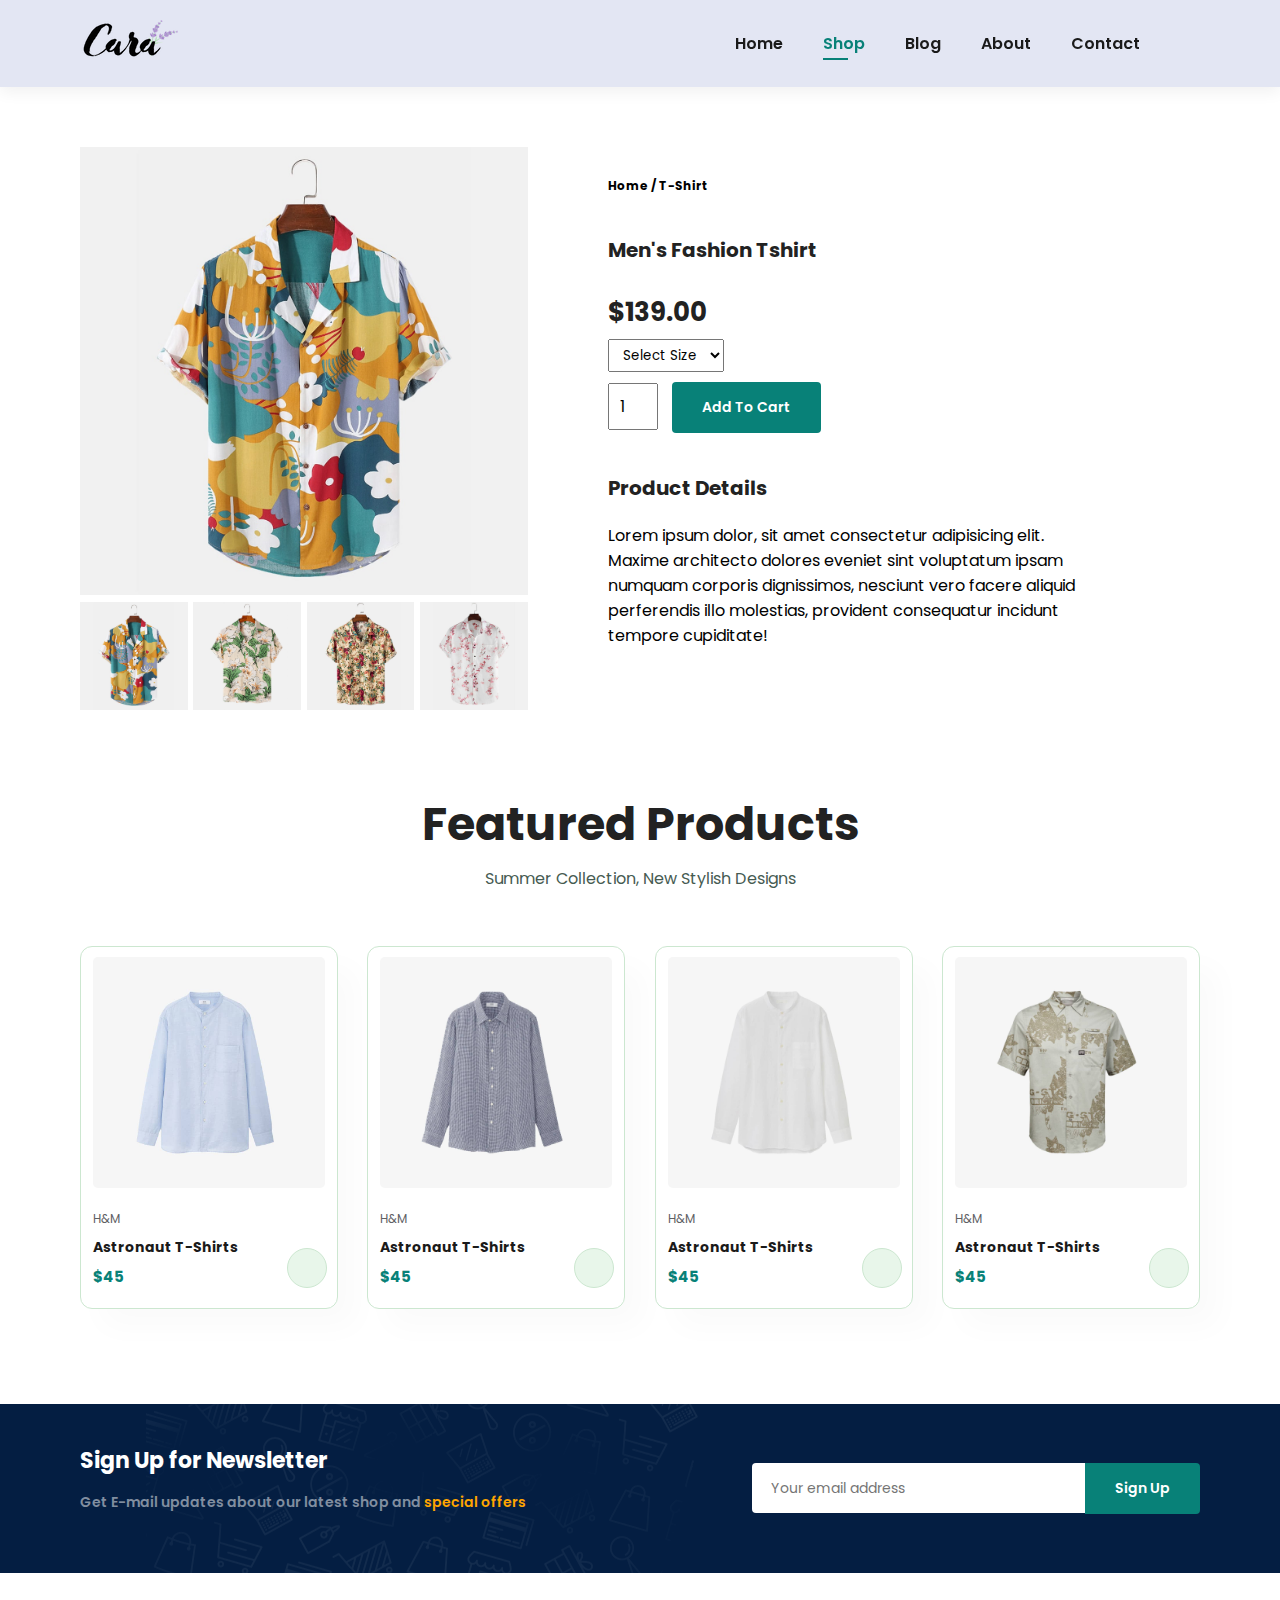
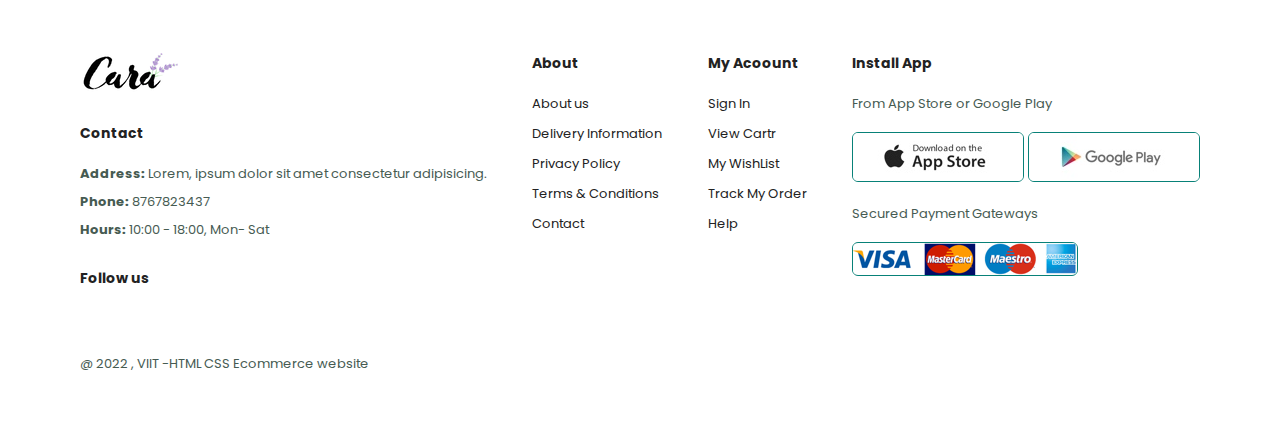
<file: sproduct.html>
<!DOCTYPE html>
<html lang="en">

<head>
    <meta charset="UTF-8">
    <meta http-equiv="X-UA-Compatible" content="IE=edge">
    <meta name="viewport" content="width=device-width, initial-scale=1.0">

    <link rel="stylesheet" href="style.css">
    <title>Document</title>
    <link rel="stylesheet" href="https://unicons.iconscout.com/release/v4.0.0/css/line.css">
    <link rel="stylesheet" href="https://unicons.iconscout.com/release/v4.0.0/css/solid.css">
</head>

<body>

    <section id="header">
        <a href="#"><img src="img/logo.png" class="logo" alt=""></a>

        <div>
            <ul id="navbar">
                <li><a href="index.html">Home</a></li>
                <li><a class="active" href="shop.html">Shop</a></li>
                <li><a href="blog.html">Blog</a></li>
                <li><a href="about.html">About</a></li>
                <li><a href="contact.html">Contact</a></li>
                <li><a href="cart.html"><i class="uil uil-shopping-bag"></i></i></a></li>
            </ul>
        </div>
    </section>

    <section id="prodetails" class="section-p1">
        <div class="single-pro-image">
            <img src="img/products/f1.jpg" width="100%" id="MainImg" alt="">

            <div class="small-img-group">
                <div class="small-image-col">
                    <img src="img/products/f1.jpg" width="100%" class="small-img" alt="">
                </div>
                <div class="small-image-col">
                    <img src="img/products/f2.jpg" width="100%" class="small-img" alt="">
                </div>
                <div class="small-image-col">
                    <img src="img/products/f3.jpg" width="100%" class="small-img" alt="">
                </div>
                <div class="small-image-col">
                    <img src="img/products/f4.jpg" width="100%" class="small-img" alt="">
                </div>

            </div>
        </div>

        <div class="single-pro-details">
            <h6>Home / T-Shirt</h6>
            <h4>Men's Fashion Tshirt</h4>
            <h2>$139.00</h2>
            <select>
                <option>Select Size</option>
                <option>XL</option>
                <option>XXL</option>
                <option>Small</option>
                <option>Large</option>
            </select>
            <input type="number" value="1">
            <button class="normal">Add To Cart</button>
            <h4>Product Details</h4>
            <span>Lorem ipsum dolor, sit amet consectetur adipisicing elit. Maxime architecto dolores eveniet sint
                voluptatum ipsam numquam corporis dignissimos, nesciunt vero facere aliquid perferendis illo molestias,
                provident consequatur incidunt tempore cupiditate!</span>
        </div>
    </section>

    <section id="product1" class="section-p1">
        <h2>Featured Products</h2>
        <p>Summer Collection, New Stylish Designs</p>
        <div class="pro-container">
            <div class="pro">
                <img src="img/products/n1.jpg" alt="">
                <div class="des">
                    <span>H&M</span>
                    <h5>Astronaut T-Shirts</h5>
                    <div class="star">
                        <i class="uis uis-star"></i>
                        <i class="uis uis-star"></i>
                        <i class="uis uis-star"></i>
                        <i class="uis uis-star"></i>
                        <i class="uis uis-star"></i>
                    </div>
                    <h4>$45</h4>
                </div>
                <a href="#"><i class="uil uil-shopping-cart cart"></i></a>
            </div>
            <div class="pro">
                <img src="img/products/n2.jpg" alt="">
                <div class="des">
                    <span>H&M</span>
                    <h5>Astronaut T-Shirts</h5>
                    <div class="star">
                        <i class="uis uis-star"></i>
                        <i class="uis uis-star"></i>
                        <i class="uis uis-star"></i>
                        <i class="uis uis-star"></i>
                        <i class="uis uis-star"></i>
                    </div>
                    <h4>$45</h4>
                </div>
                <a href="#"><i class="uil uil-shopping-cart cart"></i></a>
            </div>
            <div class="pro">
                <img src="img/products/n3.jpg" alt="">
                <div class="des">
                    <span>H&M</span>
                    <h5>Astronaut T-Shirts</h5>
                    <div class="star">
                        <i class="uis uis-star"></i>
                        <i class="uis uis-star"></i>
                        <i class="uis uis-star"></i>
                        <i class="uis uis-star"></i>
                        <i class="uis uis-star"></i>
                    </div>
                    <h4>$45</h4>
                </div>
                <a href="#"><i class="uil uil-shopping-cart cart"></i></a>
            </div>
            <div class="pro">
                <img src="img/products/n4.jpg" alt="">
                <div class="des">
                    <span>H&M</span>
                    <h5>Astronaut T-Shirts</h5>
                    <div class="star">
                        <i class="uis uis-star"></i>
                        <i class="uis uis-star"></i>
                        <i class="uis uis-star"></i>
                        <i class="uis uis-star"></i>
                        <i class="uis uis-star"></i>
                    </div>
                    <h4>$45</h4>
                </div>
                <a href="#"><i class="uil uil-shopping-cart cart"></i></a>
            </div>            
        </div>
    </section>



    <section id="newsletter" class="section-p1 section-m1">
        <div class="newstext">
            <h4>Sign Up for Newsletter</h4>
            <p>Get E-mail updates about our latest shop and <span>special offers</span></p>
        </div>
        <div class="form">
            <input type="text" placeholder="Your email address">
            <button class="normal">Sign Up</button>
        </div>
    </section>

    <footer class="section-p1">
        <div class="col">
            <img class="logo" src="img/logo.png" alt="">
            <h4>Contact</h4>
            <p> <strong>Address:</strong> Lorem, ipsum dolor sit amet consectetur adipisicing.</p>
            <p><strong>Phone:</strong> 8767823437 </p>
            <p><strong>Hours:</strong> 10:00 - 18:00, Mon- Sat </p>

            <div class="follow">
                <h4>Follow us</h4>
                <div class="icon">

                    <i class="uil uil-facebook-f"></i>
                    <i class="uil uil-twitter"></i>
                    <i class="uil uil-instagram"></i>
                    <i class="uil uil-pintrest-p"></i>
                    <i class="uil uil-youtube"></i>

                </div>
            </div>

        </div>

        <div class="col">
            <h4>About</h4>
            <a href="#">About us</a>
            <a href="#">Delivery Information</a>
            <a href="#">Privacy Policy</a>
            <a href="#">Terms & Conditions</a>
            <a href="#">Contact</a>
        </div>
        <div class="col">
            <h4>My Acoount</h4>
            <a href="#">Sign In</a>
            <a href="#">View Cartr</a>
            <a href="#">My WishList</a>
            <a href="#">Track My Order</a>
            <a href="#">Help</a>
        </div>

        <div class="col install">
            <h4>Install App</h4>
            <p>From App Store or Google Play</p>
            <div class="row">
                <img src="img/pay/app.jpg" alt="">
                <img src="img/pay/play.jpg" alt="">

                <p>Secured Payment Gateways</p>
                <img src="img/pay/pay.png" alt="">
            </div>
        </div>

        <div class="copyright">
            <p>@ 2022 , VIIT -HTML CSS Ecommerce website</p>
        </div>
    </footer>

    <script>
        var MainImg = document.getElementById("MainImg");
        var smallimg = document.getElementsByClassName("small-img");

        smallimg[0].onclick = function(){
            MainImg.src = smallimg[0].src;
        }
        smallimg[1].onclick = function(){
            MainImg.src = smallimg[1].src;
        }
        smallimg[2].onclick = function(){
            MainImg.src = smallimg[2].src;
        }
        smallimg[3].onclick = function(){
            MainImg.src = smallimg[3].src;
        }
        smallimg[4].onclick = function(){
            MainImg.src = smallimg[4].src;
        }

    </script>

</body>
<script src="script.js"></script>

</html>
</file>
<file: style.css>
@import url('https://fonts.googleapis.com/css2?family=Poppins:wght@400;500;600&display=swap');

*{
    box-sizing: border-box;
    padding: 0;
    margin: 0;
    font-family: 'Poppins', sans-serif;
}

h1{
    font-size: 50px;
    line-height: 64px;
    color: #222222;
}
h2{
    font-size: 46px;
    line-height: 54px;
    color: #222222;
}
h4{
    font-size: 20px;
    color: #222222;
}
h6{
    font-size: 12px;
    font-weight: 700;
}
p{
    font-size: 16px;
    color: #465b52;
    margin: 15px 0 20px 0;
}
.section-p1{
    padding: 40px 80px;
}
.section-m1{
    margin: 40px 0;
}

button.normal{
    font-size: 14px;
    font-weight: 600;
    padding: 15px 30px;
    color: black;
    background-color: white;
    border-radius: 4px;
    cursor: pointer;
    border: none;
    outline: none;
    transition: 0.2s; 
}

button.white{
    font-size: 13px;
    font-weight: 600;
    padding: 11px 18px;
    color: white;
    background-color: transparent;
    cursor: pointer;
    border: 1px solid white;
    outline: none;
    transition: 0.2s; 
}

body{
    width: 100%;
}


/*Header*/
#header{
    display: flex;
    align-items: center;
    justify-content: space-between;
    padding: 20px 80px;
    background: #e3e6f3;
    box-shadow: 0 5px 15px rgba(0, 0, 0, 0.06);
    z-index: 999;
    position: sticky;
    top: 0;
    left: 0;
}

#navbar{
    display: flex;
    align-items: center;
    justify-content: center;
}

#navbar li{
    list-style: none;
    padding: 0 20px;
    position: relative;
}

#navbar li a{
    text-decoration: none;
    font-size: 16px;
    font-weight: 600;
    color: #1a1a1a;
    transition: 0.3s ease;
}

#navbar li a i{
    font-size: 1.5rem;
}

#navbar li a:hover,
#navbar li a.active{
    color: #088178;
}

#navbar li a.active::after,
#navbar li a:hover::after{
    content: "";
    width: 30%;
    height: 2px;
    background: #088178;
    position: absolute;
    bottom: -4px;
    left: 20px;
}

/*Hero*/

#hero{
    background-image: url("img/hero4.png");
    height: 90vh;
    width: 100%;
    background-size: cover;
    background-position: top 25% right 0;
    padding: 0 80px;
    display: flex;
    flex-direction: column;
    align-items: flex-start;
    justify-content: center;
}

#hero h4{
    padding-bottom: 15px;
}

#hero h1{
    color: #088178;
}

#hero button{
    background-image: url("img/button.png");
    background-color: transparent;
    color: #088178;
    border: 0;
    padding: 14px 80px 14px 65px;
    background-repeat: no-repeat;
    cursor: pointer;
    font-weight: 700;
    font-size: 15px;

}

#feature{
    display: flex;
    align-items: center;
    justify-content: space-between;
    flex-wrap: wrap;
}

#feature .fe-box{
    width: 180px;
    text-align: center;
    padding: 25px 15px;
    box-shadow: 20px 20px 34px rgba(0, 0, 0, 0.03);
    border: 1px solid #cce7d0;
    border-radius: 4px;
    margin: 15px 0;
}

#feature .fe-box:hover{
    box-shadow: 10px 10px 54px rgba(70, 62, 221, 0.1);
}

#feature .fe-box h6{
    display: inline-block;
    padding: 9px 8px 6px 8px;
    line-height: 1;
    border-radius: 4px;
    color: #088178;
    background-color: #fddde4;
}

#feature .fe-box img{
    width: 100%;
    margin-bottom: 10px;
}


#product1{
    text-align: center;
}

#product1 .pro-container{
    display: flex;
    justify-content: space-between;
    padding-top: 20px;
    flex-wrap: wrap;
}

#product1 .pro{
    width: 23%;
    min-width: 250px;
    padding: 10px 12px;
    border: 1px solid #cce7d0;
    border-radius: 12px;
    cursor: pointer;
    box-shadow: 20px 20px 30px rgba(0, 0, 0, 0.02);
    margin: 15px 0;
    transition: 0.2s ease;
    position: relative;
}

#product1 .pro img{
    width: 100%;
    border-radius: 5px;
}

#product1 .pro:hover{
    box-shadow: 20px 20px 30px rgba(0, 0, 0, 0.06);
}

#product1 .pro .des{
    text-align: start;
    padding: 10px 0;
}

#product1 .pro .des span{
    color: #606063;
    font-size: 12px;
}

#product1 .pro .des h5{
    padding-top: 7px;
    color: #1a1a1a;
    font-size: 14px;
}

#product1 .pro .des i{
    font-size: 1rem;
    color: rgb(243, 181, 25);
}

#product1 .pro .des h4{
    padding-top: 7px;
    font-size: 15px;
    font-weight: 700;
    color: #088178;
}

#product1 .pro .cart{
    width: 40px;
    height: 40px;
    font-size: 1.5rem;
    line-height: 40px;
    border-radius: 50px;
    background-color: #e8f6ea;
    font-weight: 500;
    color: #088178;
    border: 1px solid #cce7d0;
    position: absolute;
    bottom: 20px;
    right: 10px;
    text-align: center;
}

#banner{
    display: flex;
    flex-direction: column;
    justify-content: center;
    align-items: center;
    text-align: center;
    background-image: url(img/banner/b2.jpg);
    width: 100%;
    height: 40vh;
    background-size: cover;
    background-position: center;
}

#banner h4{
    color: white;
    font-size: 16px;
}

#banner h2{
    color: white;
    font-size: 30px;
    padding: 10px 0;
}

#banner h2 span{
    color: red;
}

#banner button:hover{
    background-color: #088178;
    color: white;
}

#sm-banner{
    display: flex;
    justify-content: space-between;
    flex-wrap: wrap;
}

#sm-banner .banner-box{
    display: flex;
    flex-direction: column;
    justify-content: center;
    align-items: flex-start;
    background-image: url(img/banner/b17.jpg);
    min-width: 600px;
    height: 50vh;
    background-size: cover;
    background-position: center;
    padding: 30px;
}

#sm-banner h4{
    color: white;
    font-size: 20px;
    font-weight: 300;
}

#sm-banner h2{
    color: white;
    font-size: 28px;
    font-weight: 800;
}

#sm-banner span{
    color: white;
    font-size: 14px;
    font-weight: 500;
    padding-bottom: 15px;
}

#sm-banner .banner-box:hover button{
    background-color: #088178;
    border: 1px solid #088178;
}

#sm-banner .banner-box2{
    background-image: url(img/banner/b10.jpg);
}

#banner3{
    display: flex;
    justify-content: space-between;
    flex-wrap: wrap;
    padding: 0 80px;
}

#banner3 .banner-box{
    display: flex;
    flex-direction: column;
    justify-content: center;
    align-items: flex-start;
    background-image: url(img/banner/b7.jpg);
    min-width: 30%;
    height: 30vh;
    background-size: cover;
    background-position: center;
    padding: 20px;
    margin-bottom: 20px;
}

#banner3 h2{
    color: white;
    font-weight: 900;
    font-size: 22px;
}

#banner3 h3{
    color: #ec544e;
    font-weight: 800;
    font-size: 15px;
}

#banner3 .banner-box2{
    background-image: url(img/banner/b4.jpg);
}

#banner3 .banner-box3{
    background-image: url(img/banner/b18.jpg);
}

#newsletter{
    display: flex;
    justify-content: space-between;
    flex-wrap: wrap;
    align-items: center;
    background-image: url(img/banner/b14.png);
    background-repeat: no-repeat;
    background-position: 20% 30%;
    background-color: #041e42;
}

#newsletter h4{
    font-size: 22px;
    font-weight: 700;
    color: white;
}

#newsletter p{
    font-size: 14px;
    font-weight: 600;
    color: #818ea0;
}

#newsletter p span{
    color: orange
}

#newsletter .form{
    display: flex;
    width: 40%;
}

#newsletter input{
    height: 3.125rem;
    padding: 0 1.25em;
    font-size: 14px;
    width: 100%;
    border: 1px solid transparent;
    border-radius: 4px;
    outline: none;
    border-top-right-radius: 0;
    border-bottom-right-radius: 0;
}

#newsletter button{
    background-color: #088178;
    color: white;
    white-space: nowrap;
    border-top-left-radius: 0;
    border-bottom-left-radius: 0;
}

/* shop */

#page-header{
    background-image: url("img/banner/b1.jpg");
    width: 100%;
    height: 40vh;
    background-size: cover;
    display: flex;
    justify-content: center;
    text-align: center;
    flex-direction: column;
    padding: 14px;
}

#page-header h2,
#page-header p{
    color: white;
}

#pagination{
    text-align: center;
}
#pagination a {
    text-decoration: none;
    background-color:#088178;
    padding: 15px 20px;
    border-radius: 4px;
    color: #fff;
    font-weight: 600;
}

#pagination a i {
    font-size: 16px;
    font-weight: 600;
}

#prodetails .single-pro-image {
    width: 40%;
    margin-right: 50px;
}

.small-img-group{
    display: flex;
    justify-content: space-between;
}

.small-image-col {
    flex-basis: 24%;
    cursor: pointer;
}

#prodetails{
    display: flex;
    margin-top: 20px;
}

#prodetails .single-pro-details {
    width: 50%;
    padding: 30px;


}

#prodetails .single-pro-details h4{
    padding: 40px 0 20px 0;
    
}
#prodetails .single-pro-details h2{
    font-size: 26px;

}

#prodetails .single-pro-details select{
    display: block;
    padding: 5px 10px;
    margin-bottom: 10px;

}

#prodetails .single-pro-details input{
    width: 50px;
    height: 47px;
    padding-left: 10px;
    font-size: 16px;
    margin-right: 10px;
}

#prodetails .single-pro-details button{
    background:#088178;
    color: #fff;
}

#prodetails .single-pro-details input:focus{
    outline: none;
}

#prodetails .single-pro-details span{
    line-height: 25px;
}



#page-header h2,
#page-header p{
    color: white;
}

#contact-details{
    display: flex;
    align-items: center;
    justify-content: space-between;
} 

#contact-details .details{
    width: 40%;
}

#contact-details .span{
    font-size: 12px;
}

#contact-details h2,
#form-details form h2{
    font-size: 26px;
    line-height: 35px;
    padding: 20px 0;
}

#contact-details h3{
    font-size: 16px;
    padding-bottom: 15px;
}

#contact-details .details li{
    list-style: none;
    display: flex;
    padding: 10px 0;
}

#contact-details .details li i{
    font-size: 16px;
    padding-right: 22px;
}

#contact-details .details li p{
    font-size: 14px;
    margin: 0;
}

#contact-details .map{
    width: 55%;
    height: 400px;
}

#contact-details .map iframe{
    width: 100%;
    height: 100%;
}

#form-details{
    display: flex;
    justify-content: space-between;
    margin: 30px;
    padding: 80px;
    border: 1px solid #e1e1e1;
}

#form-details form{
    width: 65%;
    display: flex;
    flex-direction: column;
    align-items: flex-start;
}

#form-details form span{
    font-size: 12px;
}

#form-details form input,
#form-details form textarea{
    width: 100%;
    padding: 12px 15px;
    outline: none;
    margin-bottom: 20px;
    border: 1px solid #e1e1e1;
}

#form-details form button{
    background-color: #088178;
    color: white;
}

#form-details .people div{
    padding-bottom: 25px;
    display: flex;
    align-items: flex-start;
}

#form-details .people img{
    width: 65px;
    height: 65px;
    object-fit: cover;
    margin-right: 15px;
}

#form-details .people div p{
    margin: 0;
    font-size: 13px;
    line-height: 25px;
}
#form-details .people div p span{
    display: block;
    font-size: 16px;
    font-weight: 600;
    color: black;
}
footer{

display:flex;
flex-wrap:wrap;
justify-content: space-between ;
}
footer .col{
    display:flex;
flex-direction: column;
align-items: flex-start;
margin-bottom: 20px;
}
footer .logo{
    margin-bottom: 30px;
}
footer h4{
    font-size: 14px;
    padding-bottom: 20px;

}
footer p{
    font-size: 13px;
   margin: 0 0 8px 0;

}
footer a{
    font-size: 13px;
    text-decoration: none;
    color: #222;
    margin-bottom: 10px;
}
footer .follow{
    margin-top: 20px ;
}
footer .follow i{
    color: #465b52 ;
    padding-right: 4px;
    cursor: pointer;
}
footer .install .row img{
 border: 1px solid #088178;
 border-radius: 6px;
}
footer .install img{
 margin: 10px 0 15px 0;
}
footer .follow i:hover,
footer a:hover
{
    color:#088178;
}
footer .copyright{
    text-align: center;
}
 /* blog Page */

#page-header.blog-header{
  background-image:url(img/banner/b19.jpg)
  width: 100%;
height: 40vh;
background-size:cover;
display:flex;
justify-content: center;
text-align :center;
flex-direction: column,
padding:14px;
 }
 #blog{
    padding:150px 150px 0 150px;
 }
 #blog .blog-box{
    display:flex;
    align-items:center;
    width:100%;
    position: relative;
    padding-bottom: 90px;
 }
 #blog .blog-img{
    width:50%;
    margin-right: 40px;
 }
 #blog img{
    width:100%;
    height: 300px;
    object-fit: cover;
 }

 #blog .blog-details{
    width:50%;
 }
 #blog .blog-details a{
  text-decoration: none;
  font-size: 11px;
  color: #000;
  position: relative;
  font-weight: 700;
  transition: 0.3s;
 }
 #blog .blog-details a::after{
   content:"";
   width: 50px;
   height: 1px;
   background-color: #000;
   position: absolute;
   top:4px;
   right: -60px;
 }
 #blog .blog-details a:hover{
 color : #088178;
}
#blog .blog-details a:hover::after{
    background-color : #088178;}
    
#blog .blog-box h1{
    position: absolute;
    top:-40px;
    left:0;
    font-size: 70px;
    font-weight: 700; 
    color: #c9cbce;
    z-index:-9;
}
/* about */

#page-header.about-header{
    background-image: url("img/about/banner.png");

}

#about-head{
    display: flex;
    align-items: center;
}

#about-head img{
    width: 50%;
    height: auto;
}

#about-head div{
    padding-left: 40px;
}

#about-app{
    text-align: center;
}

#about-app .video{
    width: 70%;
    height: 100%;
    margin: 30px auto 0 auto;
}

#about-app .video video{
    width: 100%;
    height: 100%;
    border-radius: 20px;
}
/* cart */
#cart table{
    width: 100%;
    border-collapse: collapse;
    table-layout: fixed;
    white-space: nowrap;
}

#cart table img{
    width: 70%;
}

#cart table td:nth-child(1){
    width: 100%;
    text-align: center;
}
#cart table td:nth-child(2){
    width: 150%;
    text-align: center;
}
#cart table td:nth-child(3){
    width: 250%;
    text-align: center;
}
#cart table td:nth-child(4),
#cart table td:nth-child(5),
#cart table td:nth-child(6){
    width: 150%;
    text-align: center;
}

#cart table td:nth-child(5) input{
    width: 70px;
    padding: 10px 5px 10px 15px;
}

#cart table thead{
    border: 1px solid #e2e9e1;
    border-left: none;
    border-right: none;
}

#cart table thead td{
    font-weight: 700;
    text-transform: uppercase;
    font-size: 13px;
    padding: 18px 0;
}

#cart table tbody tr td{
    padding-top: 15px;
}

#cart table tbody td{
    padding-top: 13px;
}

#cart-add{
    display: flex;
    flex-wrap: wrap;
    justify-content: space-between;
}

#coupon{
    width: 50%;
    margin-bottom: 30px;
}

#coupon h3,
#subtotal h3{
    padding-bottom: 15px;
}

#coupon input{
    padding: 10px 20px;
    outline: none;
    width: 60%;
    margin-right: 10px;
    border: 1px solid #e2e9e1;
}

#coupon button,
#subtotal button{
    background-color: #088178;
    color: white;
    padding: 12px 20px;
}

#subtotal{
    width: 50%;
    margin-bottom: 30px;
    border: 1px solid #e2e9e1;
    padding: 30px;
}

#subtotal total{
    border-collapse: collapse;
    width: 100%;
    margin-bottom: 20px;
}

#subtotal table td{
    width: 50%;
    border: 1px solid #e2e9e1;
    padding: 10px;
    font-size: 13px;
}
</file>
